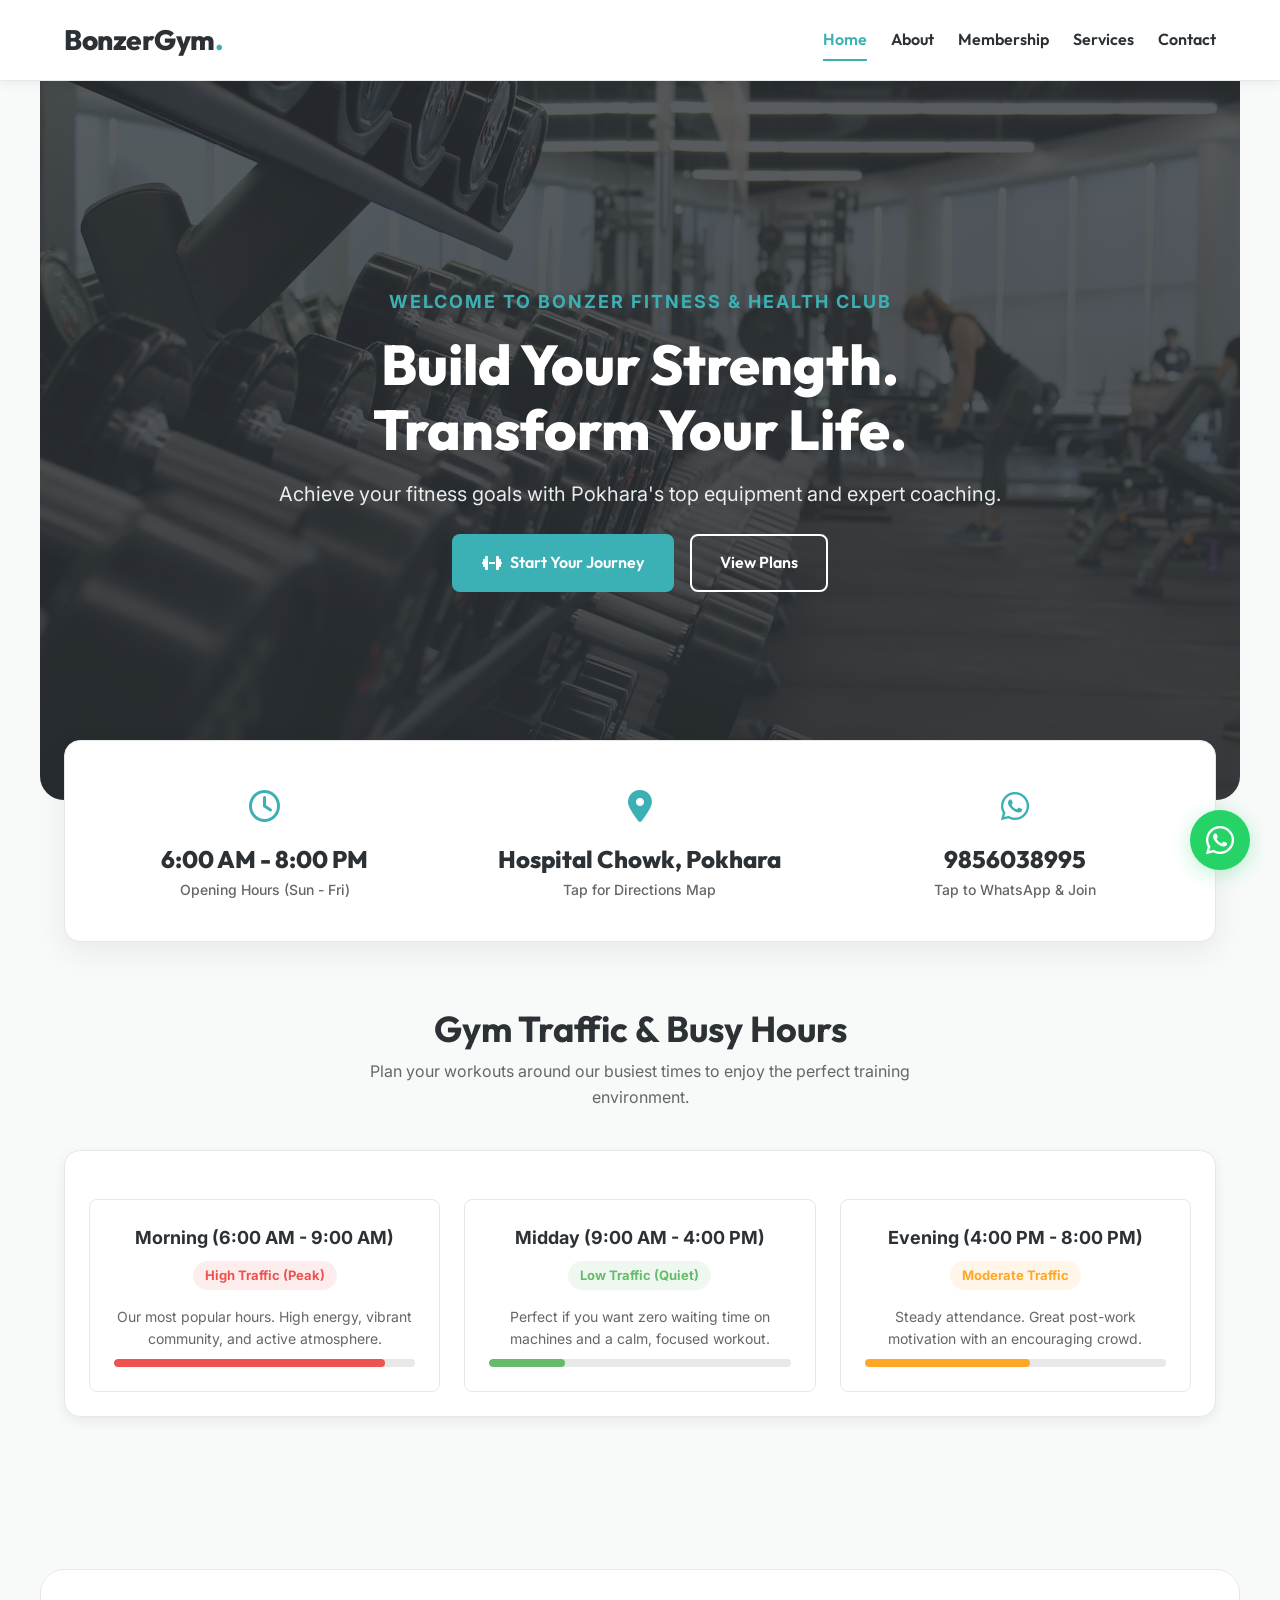
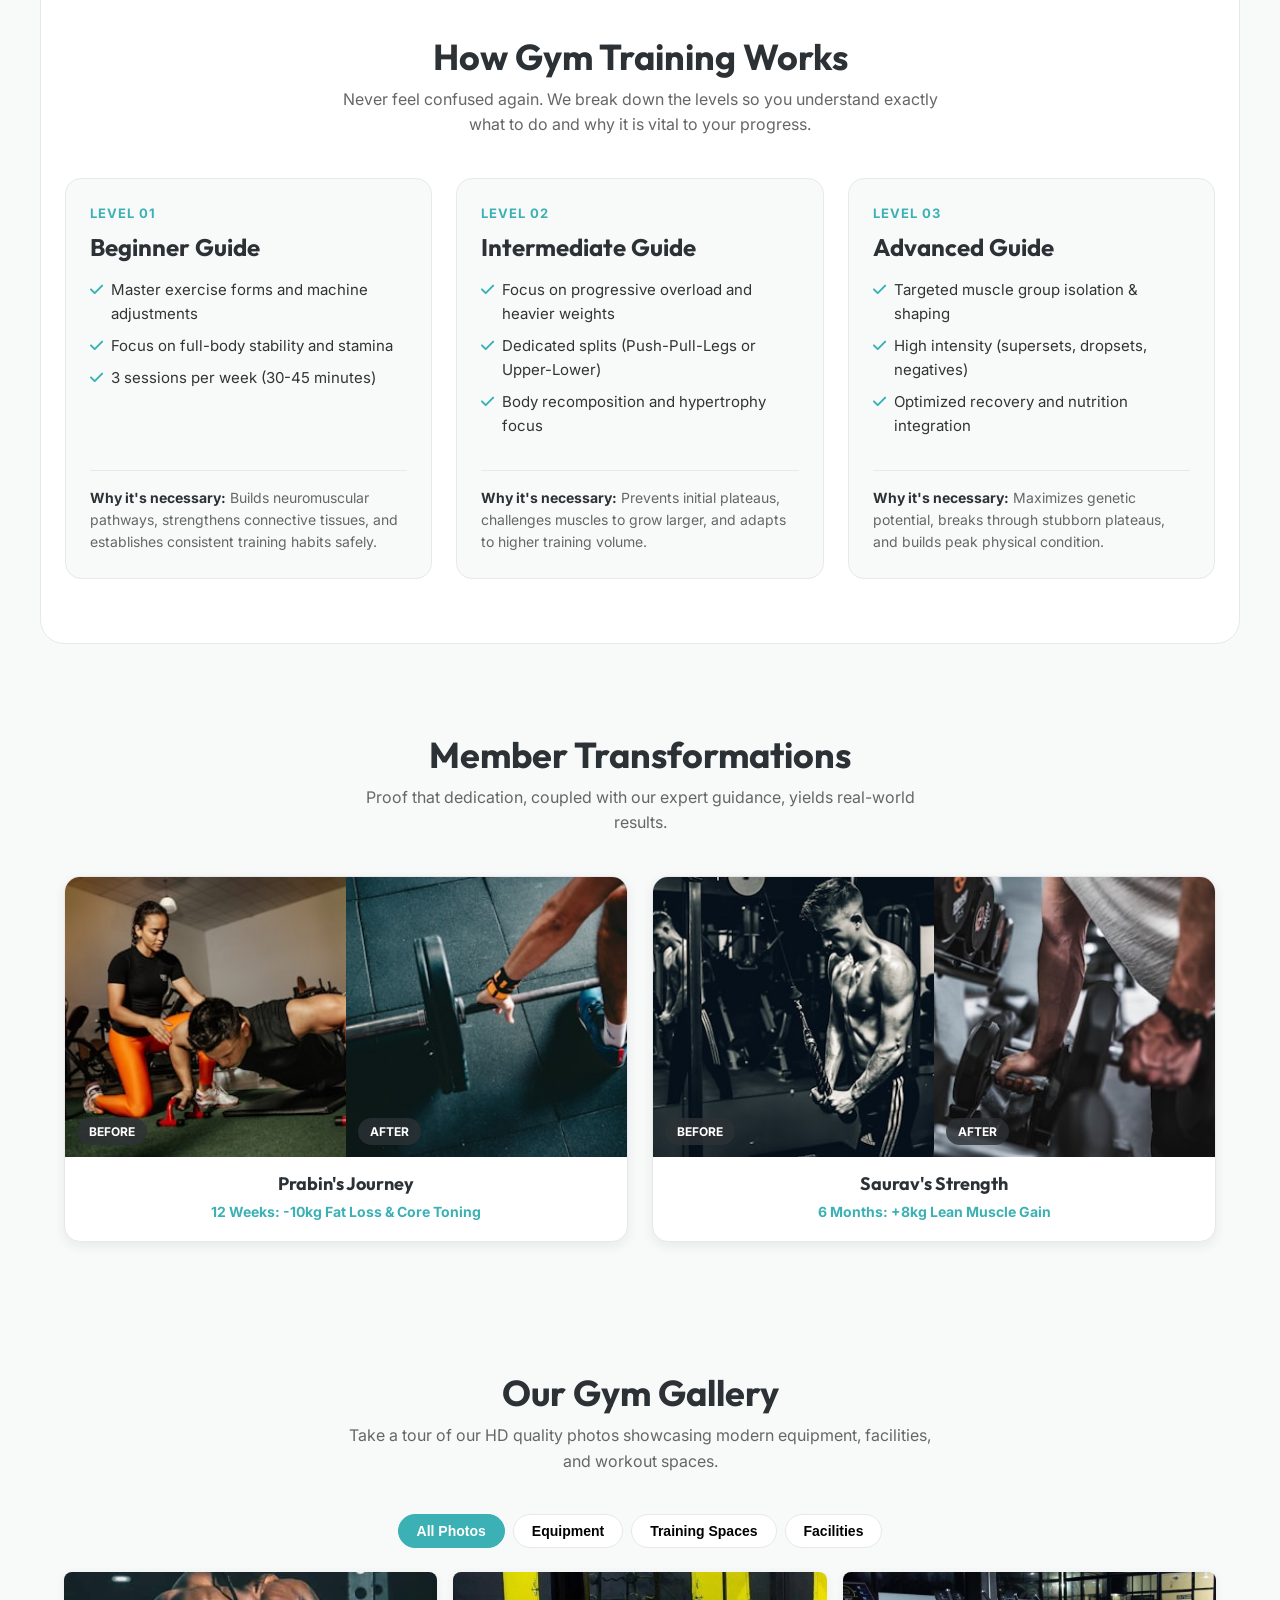
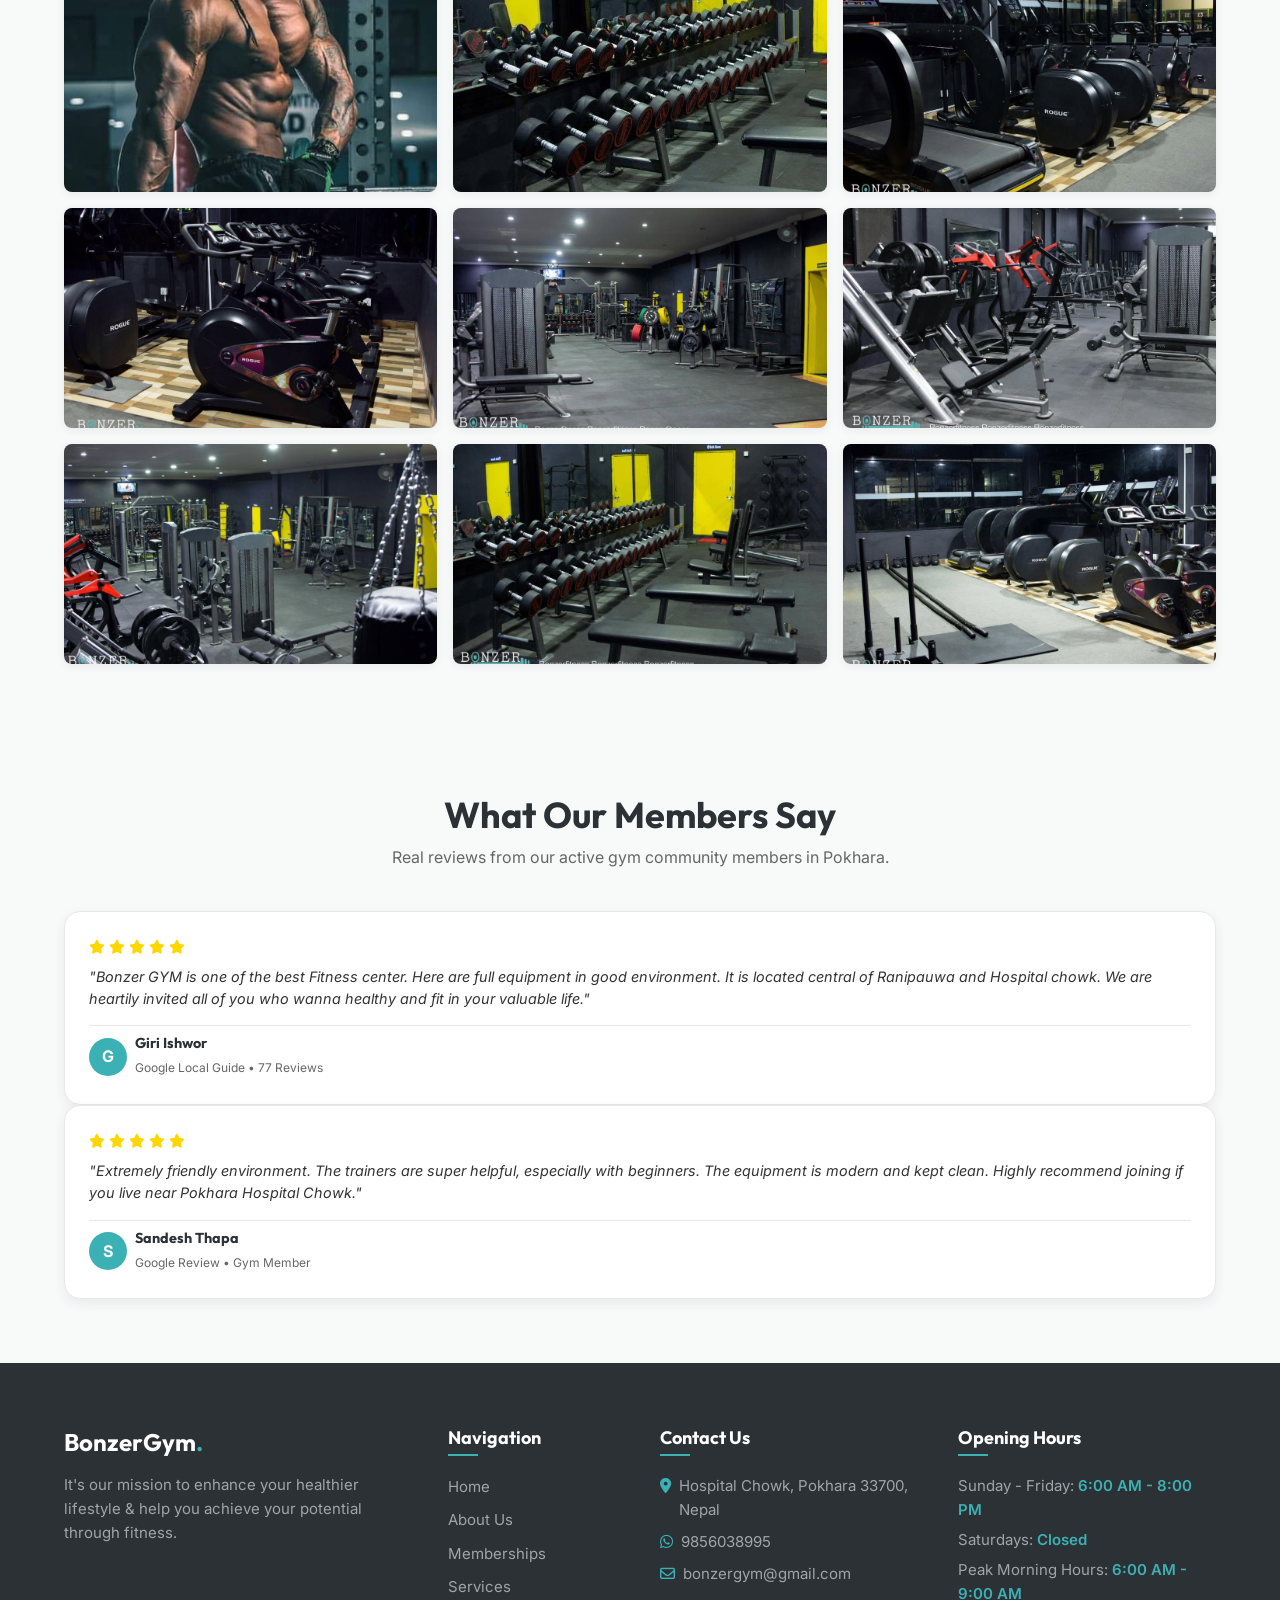
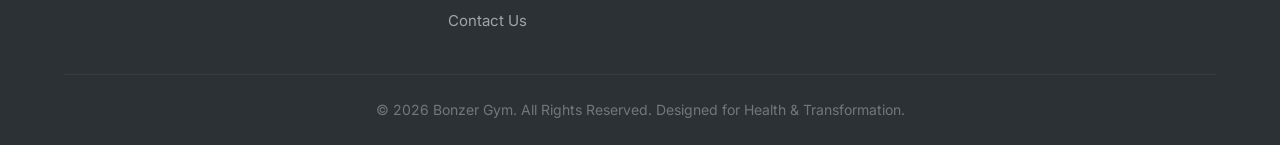
<file: index.html>
<!DOCTYPE html>
<html lang="en">
<head>
  <meta charset="UTF-8">
  <meta name="viewport" content="width=device-width, initial-scale=1.0">
  
  <title>Bonzer Fitness & Health Club | Best Gym in Pokhara, Nepal</title>
  
  <meta name="title" content="Bonzer Fitness & Health Club | Best Gym in Pokhara, Nepal">
  <meta name="description" content="Bonzer Fitness & Health Club is one of the best gyms in Pokhara, Nepal, offering modern gym equipment, personal training, strength training, cardio, weight loss, bodybuilding, fitness classes, and wellness programs.">
  <meta name="keywords" content="Bonzer Fitness, Bonzer Fitness Pokhara, Gym in Pokhara, Best Gym in Pokhara, Fitness Center Pokhara, Gym Near Me, Gym Nepal, Personal Trainer Pokhara, Weight Loss Gym Pokhara, Bodybuilding Pokhara, Strength Training Pokhara, Cardio Gym Pokhara, CrossFit Pokhara, Functional Training Pokhara, Health Club Pokhara, Fitness Club Pokhara, Exercise Gym Pokhara, Workout Pokhara, Muscle Gain Pokhara, Fitness Nepal">
  <meta name="author" content="Bonzer Fitness & Health Club">
  <meta name="robots" content="index, follow">
  <meta name="googlebot" content="index, follow, max-image-preview:large">
  <meta name="language" content="English">
  <meta name="revisit-after" content="7 days">

  <link rel="canonical" href="https://yourdomain.com/">

  <!-- Open Graph -->
  <meta property="og:type" content="website">
  <meta property="og:title" content="Bonzer Fitness & Health Club | Best Gym in Pokhara">
  <meta property="og:description" content="Join Bonzer Fitness & Health Club in Pokhara with modern equipment, certified trainers, personal training, and fitness programs.">
  <meta property="og:url" content="https://yourdomain.com/">
  <meta property="og:site_name" content="Bonzer Fitness & Health Club">
  <meta property="og:image" content="https://yourdomain.com/images/og-image.jpg">

  <!-- Twitter -->
  <meta name="twitter:card" content="summary_large_image">
  <meta name="twitter:title" content="Bonzer Fitness & Health Club | Best Gym in Pokhara">
  <meta name="twitter:description" content="One of the best gyms in Pokhara offering modern fitness equipment, personal trainers, bodybuilding, cardio, and weight loss programs.">
  <meta name="twitter:image" content="https://yourdomain.com/images/og-image.jpg">

  <meta name="theme-color" content="#000000">

  <!-- FontAwesome Icons -->
  <link rel="stylesheet" href="https://cdnjs.cloudflare.com/ajax/libs/font-awesome/6.5.0/css/all.min.css">
  
  <!-- Global Shared CSS -->
  <link rel="stylesheet" href="shared/common.css">
  
  <!-- Home Page Specific CSS -->
  <link rel="stylesheet" href="home/style.css">
</head>
<body>

  <!-- HEADER / NAVBAR -->
  <header class="navbar">
    <div class="navbar-container">
      <a href="index.html" class="logo-link">
        <span class="logo-text">BonzerGym<span class="logo-dot">.</span></span>
      </a>
      
      <!-- Hamburger Menu Button for Mobile -->
      <button class="hamburger" id="hamburgerBtn" aria-label="Toggle Navigation Menu">
        <span></span>
        <span></span>
        <span></span>
      </button>
      
      <!-- Nav Menu Links -->
      <nav class="nav-menu" id="navMenu">
        <a href="index.html" class="nav-link">Home</a>
        <a href="about/index.html" class="nav-link">About</a>
        <a href="membership/index.html" class="nav-link">Membership</a>
        <a href="services/index.html" class="nav-link">Services</a>
        <a href="contact/index.html" class="nav-link">Contact</a>
      </nav>
    </div>
  </header>

  <main>
    <!-- HERO SECTION -->
    <section class="hero-section">
      <div class="hero-content">
        <span class="hero-tagline">Welcome to Bonzer Fitness & Health Club</span>
        <h1 class="hero-title">Build Your Strength.<br>Transform Your Life.</h1>
        <p class="hero-desc">Achieve your fitness goals with Pokhara's top equipment and expert coaching.</p>
        <div class="hero-buttons">
          <a href="https://wa.me/9779856038995?text=Hi%20BonzerGym%2C%20I%20want%20to%20start%20my%20fitness%20journey%21%20Please%20tell%20me%20how%20I%20can%20join." 
             target="_blank" class="btn btn-primary">
            <i class="fas fa-dumbbell"></i> Start Your Journey
          </a>
          <a href="membership/index.html" class="btn btn-outline" style="color: white; border-color: white;">
            View Plans
          </a>
        </div>
      </div>
    </section>

    <!-- STATS OVERLAY BAR -->
    <div class="container">
      <div class="stats-bar">
        <div class="stat-item">
          <div class="stat-icon"><i class="far fa-clock"></i></div>
          <div class="stat-value">6:00 AM - 8:00 PM</div>
          <div class="stat-label">Opening Hours (Sun - Fri)</div>
        </div>
        <div class="stat-item">
          <div class="stat-icon"><i class="fas fa-map-marker-alt"></i></div>
          <div class="stat-value"><a href="https://maps.app.goo.gl/uzr3TzqoPXHASVfp7" target="_blank">Hospital Chowk, Pokhara</a></div>
          <div class="stat-label">Tap for Directions Map</div>
        </div>
        <div class="stat-item">
          <div class="stat-icon"><i class="fab fa-whatsapp"></i></div>
          <div class="stat-value"><a href="https://wa.me/9779856038995?text=Hi%20BonzerGym%2C%20I%20want%20to%20enquire%20about%20joining%20the%20gym%21" target="_blank">9856038995</a></div>
          <div class="stat-label">Tap to WhatsApp & Join</div>
        </div>
      </div>
    </div>

    <!-- PEAK HOURS / GYM TRAFFIC -->
    <section class="traffic-section reveal">
      <div class="section-header">
        <h2>Gym Traffic & Busy Hours</h2>
        <p>Plan your workouts around our busiest times to enjoy the perfect training environment.</p>
      </div>
      
      <div class="traffic-card">
        <div class="traffic-grid">
          <!-- Morning -->
          <div class="traffic-slot">
            <div class="traffic-time">Morning (6:00 AM - 9:00 AM)</div>
            <div class="traffic-indicator high">High Traffic (Peak)</div>
            <p class="traffic-desc">Our most popular hours. High energy, vibrant community, and active atmosphere.</p>
            <div class="traffic-progress-bar">
              <div class="traffic-fill high"></div>
            </div>
          </div>
          
          <!-- Midday -->
          <div class="traffic-slot">
            <div class="traffic-time">Midday (9:00 AM - 4:00 PM)</div>
            <div class="traffic-indicator low">Low Traffic (Quiet)</div>
            <p class="traffic-desc">Perfect if you want zero waiting time on machines and a calm, focused workout.</p>
            <div class="traffic-progress-bar">
              <div class="traffic-fill low"></div>
            </div>
          </div>
          
          <!-- Evening -->
          <div class="traffic-slot">
            <div class="traffic-time">Evening (4:00 PM - 8:00 PM)</div>
            <div class="traffic-indicator medium">Moderate Traffic</div>
            <p class="traffic-desc">Steady attendance. Great post-work motivation with an encouraging crowd.</p>
            <div class="traffic-progress-bar">
              <div class="traffic-fill medium"></div>
            </div>
          </div>
        </div>
      </div>
    </section>

    <!-- BEGINNER / INTERMEDIATE / ADVANCED LEVEL GUIDE -->
    <section class="programs-section reveal">
      <div class="section-header">
        <h2>How Gym Training Works</h2>
        <p>Never feel confused again. We break down the levels so you understand exactly what to do and why it is vital to your progress.</p>
      </div>
      
      <div class="programs-grid">
        <!-- Beginner -->
        <div class="program-card">
          <span class="program-level">Level 01</span>
          <h3 class="program-title">Beginner Guide</h3>
          <ul class="program-list">
            <li><i class="fas fa-check"></i> Master exercise forms and machine adjustments</li>
            <li><i class="fas fa-check"></i> Focus on full-body stability and stamina</li>
            <li><i class="fas fa-check"></i> 3 sessions per week (30-45 minutes)</li>
          </ul>
          <p class="program-why">
            <strong>Why it's necessary:</strong> Builds neuromuscular pathways, strengthens connective tissues, and establishes consistent training habits safely.
          </p>
        </div>

        <!-- Intermediate -->
        <div class="program-card">
          <span class="program-level">Level 02</span>
          <h3 class="program-title">Intermediate Guide</h3>
          <ul class="program-list">
            <li><i class="fas fa-check"></i> Focus on progressive overload and heavier weights</li>
            <li><i class="fas fa-check"></i> Dedicated splits (Push-Pull-Legs or Upper-Lower)</li>
            <li><i class="fas fa-check"></i> Body recomposition and hypertrophy focus</li>
          </ul>
          <p class="program-why">
            <strong>Why it's necessary:</strong> Prevents initial plateaus, challenges muscles to grow larger, and adapts to higher training volume.
          </p>
        </div>

        <!-- Advanced -->
        <div class="program-card">
          <span class="program-level">Level 03</span>
          <h3 class="program-title">Advanced Guide</h3>
          <ul class="program-list">
            <li><i class="fas fa-check"></i> Targeted muscle group isolation & shaping</li>
            <li><i class="fas fa-check"></i> High intensity (supersets, dropsets, negatives)</li>
            <li><i class="fas fa-check"></i> Optimized recovery and nutrition integration</li>
          </ul>
          <p class="program-why">
            <strong>Why it's necessary:</strong> Maximizes genetic potential, breaks through stubborn plateaus, and builds peak physical condition.
          </p>
        </div>
      </div>
    </section>

    <!-- TRANSFORMATIONS GALLERY -->
    <section class="transformations-section reveal">
      <div class="section-header">
        <h2>Member Transformations</h2>
        <p>Proof that dedication, coupled with our expert guidance, yields real-world results.</p>
      </div>

      <div class="transform-grid">
        <!-- Transformation 1 -->
        <div class="transform-card">
          <div class="transform-images">
            <div class="transform-img-wrapper">
              <img src="assets/images/transformation_1_before.jpg" alt="Transformation 1 Before">
              <span class="transform-label">Before</span>
            </div>
            <div class="transform-img-wrapper">
              <img src="assets/images/transformation_1_after.jpg" alt="Transformation 1 After">
              <span class="transform-label">After</span>
            </div>
          </div>
          <div class="transform-info">
            <h3 class="transform-name">Prabin's Journey</h3>
            <span class="transform-stat">12 Weeks: -10kg Fat Loss & Core Toning</span>
          </div>
        </div>

        <!-- Transformation 2 -->
        <div class="transform-card">
          <div class="transform-images">
            <div class="transform-img-wrapper">
              <img src="assets/images/transformation_2_before.jpg" alt="Transformation 2 Before">
              <span class="transform-label">Before</span>
            </div>
            <div class="transform-img-wrapper">
              <img src="assets/images/transformation_2_after.jpg" alt="Transformation 2 After">
              <span class="transform-label">After</span>
            </div>
          </div>
          <div class="transform-info">
            <h3 class="transform-name">Saurav's Strength</h3>
            <span class="transform-stat">6 Months: +8kg Lean Muscle Gain</span>
          </div>
        </div>
      </div>
    </section>

    <!-- LIFE AT BONZER GYM (SMART HD GALLERY WITH CATEGORIES) -->
    <section class="gallery-section reveal">
      <div class="section-header">
        <h2>Our Gym Gallery</h2>
        <p>Take a tour of our HD quality photos showcasing modern equipment, facilities, and workout spaces.</p>
      </div>

      <!-- Filters -->
      <div class="gallery-filter">
        <button class="filter-btn active" data-filter="all">All Photos</button>
        <button class="filter-btn" data-filter="equipment">Equipment</button>
        <button class="filter-btn" data-filter="training">Training Spaces</button>
        <button class="filter-btn" data-filter="facility">Facilities</button>
      </div>

      <!-- Photos Grid (9 Gym HD Images) -->
      <div class="gallery-grid">
        <!-- Photo 1 -->
        <div class="gallery-item" data-category="equipment">
          <img src="assets/images/gallery_1.jpg" alt="Bonzer Gym Equipment Dumbbells">
          <div class="gallery-overlay">
            <span class="gallery-title">Strength Equipment</span>
          </div>
        </div>
        
        <!-- Photo 2 -->
        <div class="gallery-item" data-category="equipment">
          <img src="assets/images/gallery_2.jpg" alt="Bonzer Gym Barbell Training">
          <div class="gallery-overlay">
            <span class="gallery-title">Barbells & Racks</span>
          </div>
        </div>

        <!-- Photo 3 -->
        <div class="gallery-item" data-category="facility">
          <img src="assets/images/gallery_3.jpg" alt="Bonzer Gym Equipment Setup">
          <div class="gallery-overlay">
            <span class="gallery-title">Modern Fitness Machines</span>
          </div>
        </div>

        <!-- Photo 4 -->
        <div class="gallery-item" data-category="facility">
          <img src="assets/images/gallery_4.jpg" alt="Bonzer Gym Workout Space">
          <div class="gallery-overlay">
            <span class="gallery-title">Clean Workout Floor</span>
          </div>
        </div>

        <!-- Photo 5 -->
        <div class="gallery-item" data-category="training">
          <img src="assets/images/gallery_5.jpg" alt="Bonzer Gym Strength Zone">
          <div class="gallery-overlay">
            <span class="gallery-title">Power Lifting Area</span>
          </div>
        </div>

        <!-- Photo 6 -->
        <div class="gallery-item" data-category="training">
          <img src="assets/images/gallery_6.jpg" alt="Bonzer Gym Cardio Facility">
          <div class="gallery-overlay">
            <span class="gallery-title">Functional Space</span>
          </div>
        </div>

        <!-- Photo 7 -->
        <div class="gallery-item" data-category="facility">
          <img src="assets/images/gallery_7.jpg" alt="Bonzer Gym Interior View">
          <div class="gallery-overlay">
            <span class="gallery-title">Gym Interior Layout</span>
          </div>
        </div>

        <!-- Photo 8 -->
        <div class="gallery-item" data-category="training">
          <img src="assets/images/gallery_8.jpg" alt="Bonzer Gym Weight Training Space">
          <div class="gallery-overlay">
            <span class="gallery-title">Free Weights Section</span>
          </div>
        </div>

        <!-- Photo 9 -->
        <div class="gallery-item" data-category="equipment">
          <img src="assets/images/gallery_9.jpg" alt="Bonzer Gym Heavy Plates">
          <div class="gallery-overlay">
            <span class="gallery-title">Training Plates</span>
          </div>
        </div>
      </div>
    </section>

    <!-- FEEDBACK / REVIEWS -->
    <section class="reviews-section reveal">
      <div class="section-header">
        <h2>What Our Members Say</h2>
        <p>Real reviews from our active gym community members in Pokhara.</p>
      </div>

      <div class="reviews-grid">
        <!-- Review 1 -->
        <div class="review-card">
          <div class="review-stars">
            <i class="fas fa-star"></i>
            <i class="fas fa-star"></i>
            <i class="fas fa-star"></i>
            <i class="fas fa-star"></i>
            <i class="fas fa-star"></i>
          </div>
          <p class="review-text">
            "Bonzer GYM is one of the best Fitness center. Here are full equipment in good environment. It is located central of Ranipauwa and Hospital chowk. We are heartily invited all of you who wanna healthy and fit in your valuable life."
          </p>
          <div class="review-author">
            <div class="author-initial">G</div>
            <div class="author-info">
              <h4>Giri Ishwor</h4>
              <span>Google Local Guide • 77 Reviews</span>
            </div>
          </div>
        </div>

        <!-- Review 2 -->
        <div class="review-card">
          <div class="review-stars">
            <i class="fas fa-star"></i>
            <i class="fas fa-star"></i>
            <i class="fas fa-star"></i>
            <i class="fas fa-star"></i>
            <i class="fas fa-star text-muted"></i>
          </div>
          <p class="review-text">
            "Extremely friendly environment. The trainers are super helpful, especially with beginners. The equipment is modern and kept clean. Highly recommend joining if you live near Pokhara Hospital Chowk."
          </p>
          <div class="review-author">
            <div class="author-initial">S</div>
            <div class="author-info">
              <h4>Sandesh Thapa</h4>
              <span>Google Review • Gym Member</span>
            </div>
          </div>
        </div>
      </div>
    </section>
  </main>

  <!-- FOOTER -->
  <footer class="footer">
    <div class="container">
      <div class="footer-grid">
        <!-- Info Column -->
        <div class="footer-info">
          <h3>BonzerGym<span class="logo-dot">.</span></h3>
          <p>It's our mission to enhance your healthier lifestyle & help you achieve your potential through fitness.</p>
        </div>
        
        <!-- Quick Links -->
        <div>
          <h4 class="footer-title">Navigation</h4>
          <ul class="footer-links">
            <li><a href="index.html">Home</a></li>
            <li><a href="about/index.html">About Us</a></li>
            <li><a href="membership/index.html">Memberships</a></li>
            <li><a href="services/index.html">Services</a></li>
            <li><a href="contact/index.html">Contact Us</a></li>
          </ul>
        </div>

        <!-- Contact Column -->
        <div>
          <h4 class="footer-title">Contact Us</h4>
          <div class="footer-contact-item">
            <i class="fas fa-map-marker-alt"></i>
            <span><a href="https://maps.app.goo.gl/uzr3TzqoPXHASVfp7" target="_blank">Hospital Chowk, Pokhara 33700, Nepal</a></span>
          </div>
          <div class="footer-contact-item">
            <i class="fab fa-whatsapp"></i>
            <span><a href="https://wa.me/9779856038995?text=Hi%20BonzerGym%2C%20I%20have%20an%20enquiry%21" target="_blank">9856038995</a></span>
          </div>
          <div class="footer-contact-item">
            <i class="far fa-envelope"></i>
            <span><a href="mailto:bonzergym@gmail.com">bonzergym@gmail.com</a></span>
          </div>
        </div>

        <!-- Hours Column -->
        <div class="footer-hours">
          <h4 class="footer-title">Opening Hours</h4>
          <p>Sunday - Friday: <span>6:00 AM - 8:00 PM</span></p>
          <p>Saturdays: <span>Closed</span></p>
          <p>Peak Morning Hours: <span>6:00 AM - 9:00 AM</span></p>
        </div>
      </div>
      
      <!-- Footer Bottom -->
      <div class="footer-bottom">
        <p>&copy; 2026 Bonzer Gym. All Rights Reserved. Designed for Health & Transformation.</p>
      </div>
    </div>
  </footer>

  <!-- FLOATING WHATSAPP BUTTON -->
  <a href="https://wa.me/9779856038995?text=Hi%20BonzerGym%2C%20I%20have%20a%20question%20about%20the%20gym%20schedules%21" 
     class="floating-whatsapp" 
     target="_blank" 
     aria-label="Contact Bonzer Gym on WhatsApp">
    <i class="fab fa-whatsapp"></i>
  </a>

  <!-- Global Shared JS -->
  <script src="shared/common.js"></script>
  
  <!-- Home Page Specific JS -->
  <script src="home/script.js"></script>
</body>
</html>
</file>
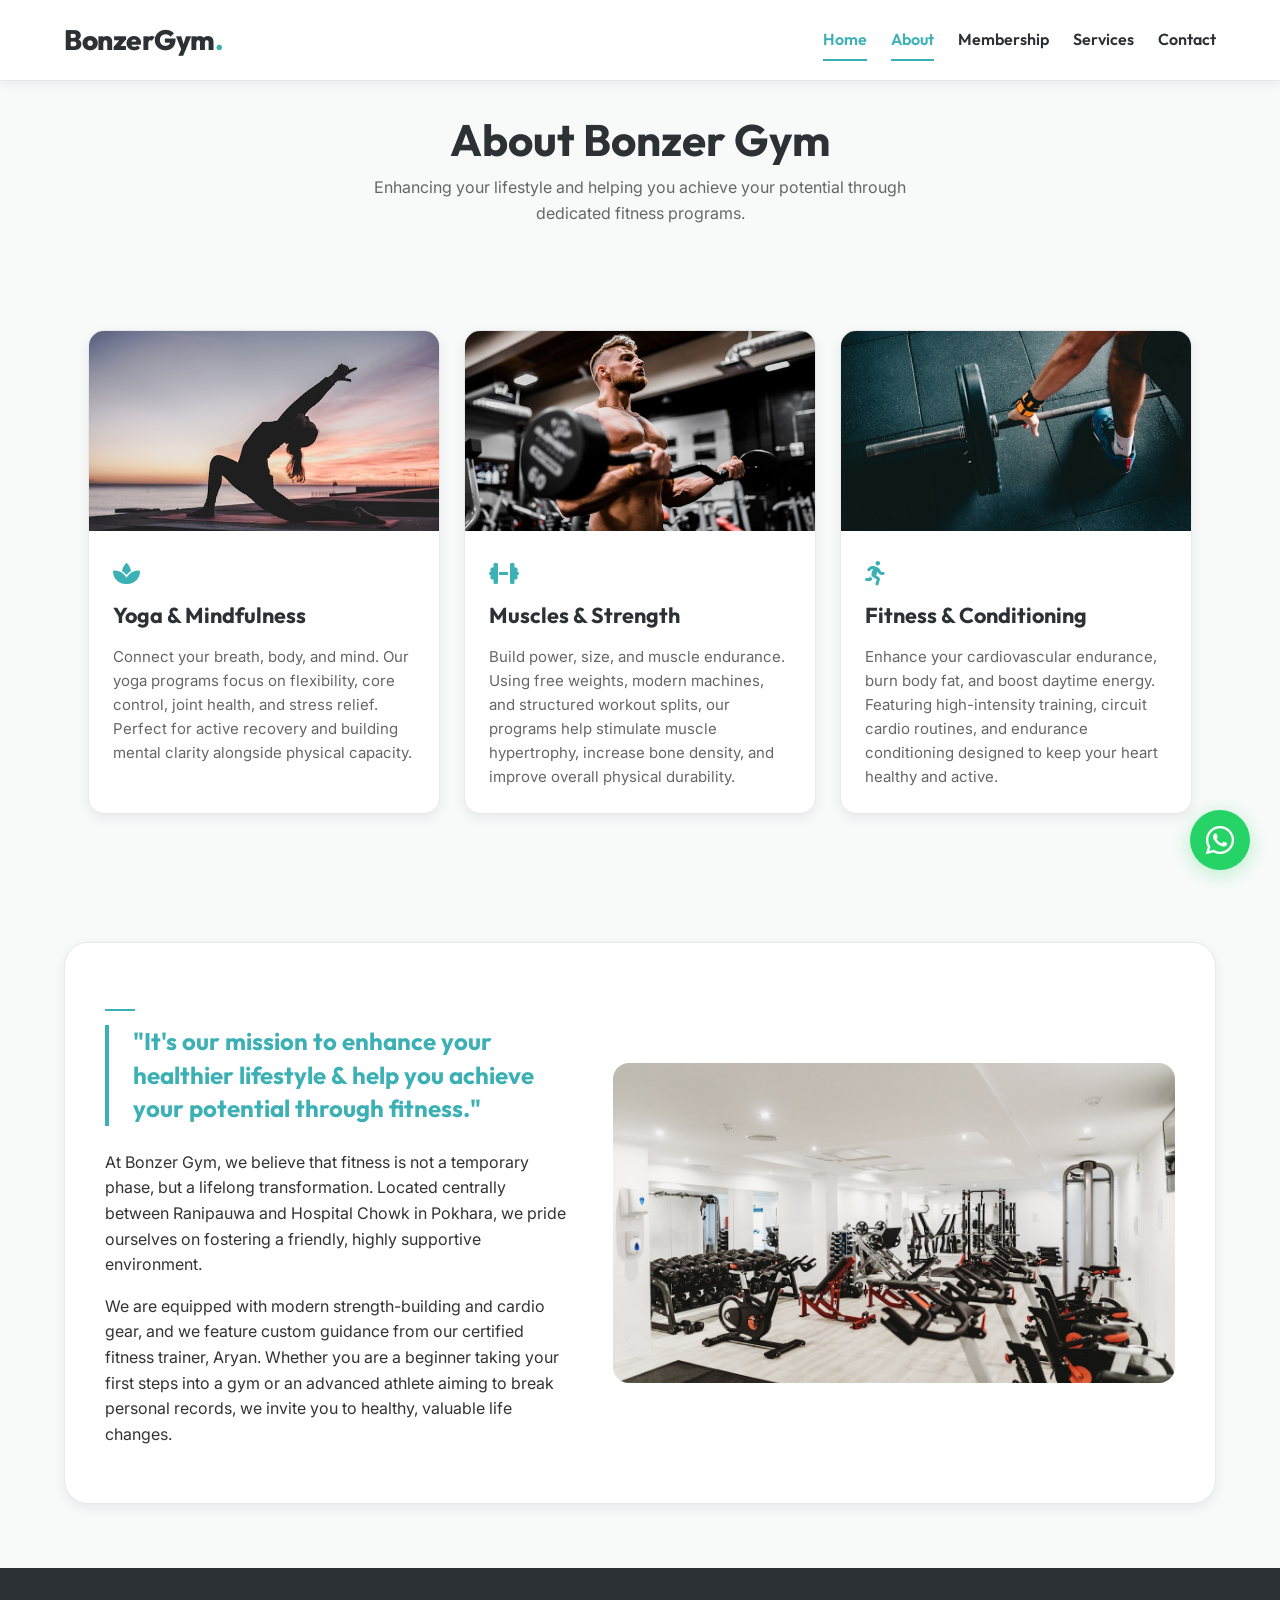
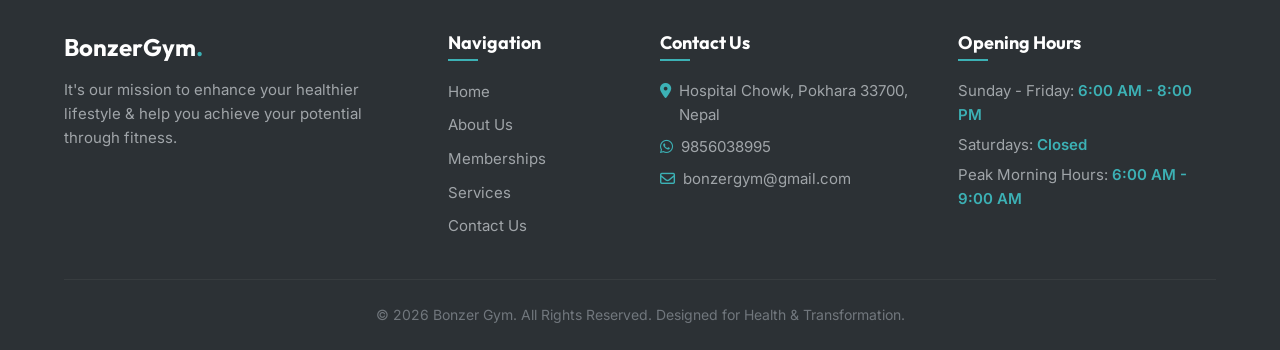
<file: about/index.html>
<!DOCTYPE html>
<html lang="en">
<head>
  <meta charset="UTF-8">
  <meta name="viewport" content="width=device-width, initial-scale=1.0">
  
  <title>About Us | Bonzer Fitness & Health Club | Best Gym in Pokhara</title>
  
  <meta name="title" content="About Us | Bonzer Fitness & Health Club | Best Gym in Pokhara">
  <meta name="description" content="Discover the mission of Bonzer Gym. Read about our training pillars: Yoga, Muscle Strength, and Fitness, and learn why we are Pokhara's top fitness community.">
  <meta name="keywords" content="Bonzer Fitness, Bonzer Fitness Pokhara, Gym in Pokhara, Best Gym in Pokhara, Fitness Center Pokhara, Gym Near Me, Gym Nepal, Personal Trainer Pokhara, Weight Loss Gym Pokhara, Bodybuilding Pokhara, Strength Training Pokhara, Cardio Gym Pokhara, CrossFit Pokhara, Functional Training Pokhara, Health Club Pokhara, Fitness Club Pokhara, Exercise Gym Pokhara, Workout Pokhara, Muscle Gain Pokhara, Fitness Nepal">
  <meta name="author" content="Bonzer Fitness & Health Club">
  <meta name="robots" content="index, follow">
  <meta name="googlebot" content="index, follow, max-image-preview:large">
  <meta name="language" content="English">
  <meta name="revisit-after" content="7 days">

  <link rel="canonical" href="https://yourdomain.com/about/index.html">

  <!-- Open Graph -->
  <meta property="og:type" content="website">
  <meta property="og:title" content="About Us | Bonzer Fitness & Health Club">
  <meta property="og:description" content="Join Bonzer Fitness & Health Club in Pokhara with modern equipment, certified trainers, personal training, and fitness programs.">
  <meta property="og:url" content="https://yourdomain.com/about/index.html">
  <meta property="og:site_name" content="Bonzer Fitness & Health Club">
  <meta property="og:image" content="https://yourdomain.com/images/og-image.jpg">

  <!-- Twitter -->
  <meta name="twitter:card" content="summary_large_image">
  <meta name="twitter:title" content="About Us | Bonzer Fitness & Health Club">
  <meta name="twitter:description" content="One of the best gyms in Pokhara offering modern fitness equipment, personal trainers, bodybuilding, cardio, and weight loss programs.">
  <meta name="twitter:image" content="https://yourdomain.com/images/og-image.jpg">

  <meta name="theme-color" content="#000000">

  <!-- FontAwesome Icons -->
  <link rel="stylesheet" href="https://cdnjs.cloudflare.com/ajax/libs/font-awesome/6.5.0/css/all.min.css">
  
  <!-- Global Shared CSS -->
  <link rel="stylesheet" href="../shared/common.css">
  
  <!-- About Page Specific CSS -->
  <link rel="stylesheet" href="style.css">
</head>
<body>

  <!-- HEADER / NAVBAR -->
  <header class="navbar">
    <div class="navbar-container">
      <a href="../index.html" class="logo-link">
        <span class="logo-text">BonzerGym<span class="logo-dot">.</span></span>
      </a>
      
      <!-- Hamburger Menu Button for Mobile -->
      <button class="hamburger" id="hamburgerBtn" aria-label="Toggle Navigation Menu">
        <span></span>
        <span></span>
        <span></span>
      </button>
      
      <!-- Nav Menu Links -->
      <nav class="nav-menu" id="navMenu">
        <a href="../index.html" class="nav-link">Home</a>
        <a href="index.html" class="nav-link">About</a>
        <a href="../membership/index.html" class="nav-link">Membership</a>
        <a href="../services/index.html" class="nav-link">Services</a>
        <a href="../contact/index.html" class="nav-link">Contact</a>
      </nav>
    </div>
  </header>

  <main class="container">
    <!-- PAGE HEADER -->
    <div class="about-header reveal">
      <h1>About Bonzer Gym</h1>
      <p>Enhancing your lifestyle and helping you achieve your potential through dedicated fitness programs.</p>
    </div>

    <!-- PILLARS SECTION (YOGA, MUSCLES, FITNESS) -->
    <section class="pillars-section reveal">
      <div class="pillars-grid">
        <!-- Yoga (Left) -->
        <div class="pillar-card">
          <div class="pillar-img-wrapper">
            <img src="../assets/images/yoga.jpg" alt="Yoga Session">
          </div>
          <div class="pillar-content">
            <div class="pillar-icon"><i class="fas fa-spa"></i></div>
            <h3 class="pillar-title">Yoga & Mindfulness</h3>
            <p class="pillar-desc">
              Connect your breath, body, and mind. Our yoga programs focus on flexibility, core control, joint health, and stress relief. Perfect for active recovery and building mental clarity alongside physical capacity.
            </p>
          </div>
        </div>

        <!-- Muscles (Middle) -->
        <div class="pillar-card">
          <div class="pillar-img-wrapper">
            <img src="../assets/images/muscles.jpg" alt="Muscle Training">
          </div>
          <div class="pillar-content">
            <div class="pillar-icon"><i class="fas fa-dumbbell"></i></div>
            <h3 class="pillar-title">Muscles & Strength</h3>
            <p class="pillar-desc">
              Build power, size, and muscle endurance. Using free weights, modern machines, and structured workout splits, our programs help stimulate muscle hypertrophy, increase bone density, and improve overall physical durability.
            </p>
          </div>
        </div>

        <!-- Fitness (Right) -->
        <div class="pillar-card">
          <div class="pillar-img-wrapper">
            <img src="../assets/images/fitness.jpg" alt="Cardio and Fitness">
          </div>
          <div class="pillar-content">
            <div class="pillar-icon"><i class="fas fa-running"></i></div>
            <h3 class="pillar-title">Fitness & Conditioning</h3>
            <p class="pillar-desc">
              Enhance your cardiovascular endurance, burn body fat, and boost daytime energy. Featuring high-intensity training, circuit cardio routines, and endurance conditioning designed to keep your heart healthy and active.
            </p>
          </div>
        </div>
      </div>
    </section>

    <!-- MISSION / WHY CHOOSE BONZER GYM -->
    <section class="mission-section reveal">
      <div class="mission-grid">
        <div class="mission-text">
          <h2 class="footer-title" style="margin-bottom: 20px;">Why Choose BonzerGym?</h2>
          <div class="mission-statement">
            "It's our mission to enhance your healthier lifestyle & help you achieve your potential through fitness."
          </div>
          <p>
            At Bonzer Gym, we believe that fitness is not a temporary phase, but a lifelong transformation. Located centrally between Ranipauwa and Hospital Chowk in Pokhara, we pride ourselves on fostering a friendly, highly supportive environment.
          </p>
          <p>
            We are equipped with modern strength-building and cardio gear, and we feature custom guidance from our certified fitness trainer, Aryan. Whether you are a beginner taking your first steps into a gym or an advanced athlete aiming to break personal records, we invite you to healthy, valuable life changes.
          </p>
        </div>
        <div class="mission-image">
          <img src="../assets/images/gym_interior.jpg" alt="Bonzer Gym Interior">
        </div>
      </div>
    </section>
  </main>

  <!-- FOOTER -->
  <footer class="footer">
    <div class="container">
      <div class="footer-grid">
        <!-- Info Column -->
        <div class="footer-info">
          <h3>BonzerGym<span class="logo-dot">.</span></h3>
          <p>It's our mission to enhance your healthier lifestyle & help you achieve your potential through fitness.</p>
        </div>
        
        <!-- Quick Links -->
        <div>
          <h4 class="footer-title">Navigation</h4>
          <ul class="footer-links">
            <li><a href="../index.html">Home</a></li>
            <li><a href="index.html">About Us</a></li>
            <li><a href="../membership/index.html">Memberships</a></li>
            <li><a href="../services/index.html">Services</a></li>
            <li><a href="../contact/index.html">Contact Us</a></li>
          </ul>
        </div>

        <!-- Contact Column -->
        <div>
          <h4 class="footer-title">Contact Us</h4>
          <div class="footer-contact-item">
            <i class="fas fa-map-marker-alt"></i>
            <span><a href="https://maps.app.goo.gl/uzr3TzqoPXHASVfp7" target="_blank">Hospital Chowk, Pokhara 33700, Nepal</a></span>
          </div>
          <div class="footer-contact-item">
            <i class="fab fa-whatsapp"></i>
            <span><a href="https://wa.me/9779856038995?text=Hi%20BonzerGym%2C%20I%20have%20an%20enquiry%21" target="_blank">9856038995</a></span>
          </div>
          <div class="footer-contact-item">
            <i class="far fa-envelope"></i>
            <span><a href="mailto:bonzergym@gmail.com">bonzergym@gmail.com</a></span>
          </div>
        </div>

        <!-- Hours Column -->
        <div class="footer-hours">
          <h4 class="footer-title">Opening Hours</h4>
          <p>Sunday - Friday: <span>6:00 AM - 8:00 PM</span></p>
          <p>Saturdays: <span>Closed</span></p>
          <p>Peak Morning Hours: <span>6:00 AM - 9:00 AM</span></p>
        </div>
      </div>
      
      <!-- Footer Bottom -->
      <div class="footer-bottom">
        <p>&copy; 2026 Bonzer Gym. All Rights Reserved. Designed for Health & Transformation.</p>
      </div>
    </div>
  </footer>

  <!-- FLOATING WHATSAPP BUTTON -->
  <a href="https://wa.me/9779856038995?text=Hi%20BonzerGym%2C%20I%20have%20a%20question%20about%20the%20gym%20schedules%21" 
     class="floating-whatsapp" 
     target="_blank" 
     aria-label="Contact Bonzer Gym on WhatsApp">
    <i class="fab fa-whatsapp"></i>
  </a>

  <!-- Global Shared JS -->
  <script src="../shared/common.js"></script>
  
  <!-- About Page Specific JS -->
  <script src="script.js"></script>
</body>
</html>
</file>
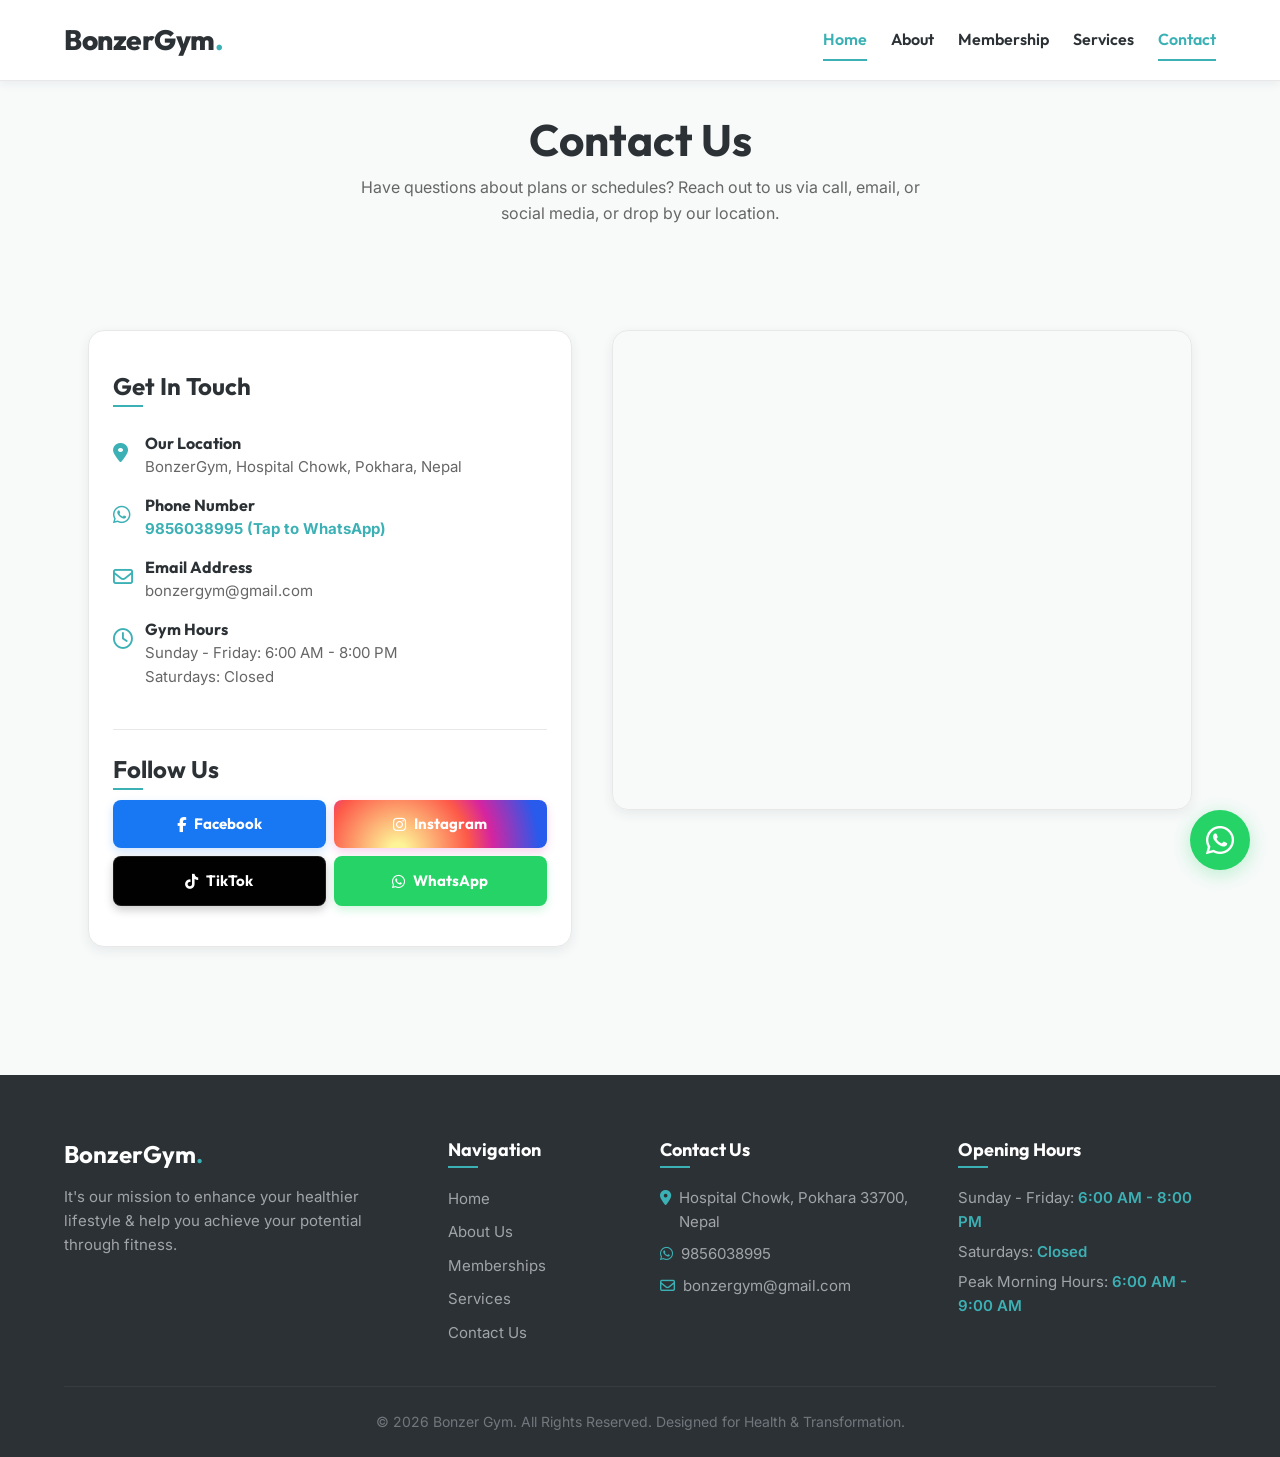
<file: contact/index.html>
<!DOCTYPE html>
<html lang="en">
<head>
  <meta charset="UTF-8">
  <meta name="viewport" content="width=device-width, initial-scale=1.0">
  
  <title>Contact Us | Bonzer Fitness & Health Club | Best Gym in Pokhara</title>
  
  <meta name="title" content="Contact Us | Bonzer Fitness & Health Club | Best Gym in Pokhara">
  <meta name="description" content="Get in touch with Bonzer Gym in Pokhara. Find our map location at Hospital Chowk, call us directly at 9856038995, and follow our Facebook, Instagram, and TikTok.">
  <meta name="keywords" content="Bonzer Fitness, Bonzer Fitness Pokhara, Gym in Pokhara, Best Gym in Pokhara, Fitness Center Pokhara, Gym Near Me, Gym Nepal, Personal Trainer Pokhara, Weight Loss Gym Pokhara, Bodybuilding Pokhara, Strength Training Pokhara, Cardio Gym Pokhara, CrossFit Pokhara, Functional Training Pokhara, Health Club Pokhara, Fitness Club Pokhara, Exercise Gym Pokhara, Workout Pokhara, Muscle Gain Pokhara, Fitness Nepal">
  <meta name="author" content="Bonzer Fitness & Health Club">
  <meta name="robots" content="index, follow">
  <meta name="googlebot" content="index, follow, max-image-preview:large">
  <meta name="language" content="English">
  <meta name="revisit-after" content="7 days">

  <link rel="canonical" href="https://yourdomain.com/contact/index.html">

  <!-- Open Graph -->
  <meta property="og:type" content="website">
  <meta property="og:title" content="Contact Us | Bonzer Fitness & Health Club">
  <meta property="og:description" content="Join Bonzer Fitness & Health Club in Pokhara with modern equipment, certified trainers, personal training, and fitness programs.">
  <meta property="og:url" content="https://yourdomain.com/contact/index.html">
  <meta property="og:site_name" content="Bonzer Fitness & Health Club">
  <meta property="og:image" content="https://yourdomain.com/images/og-image.jpg">

  <!-- Twitter -->
  <meta name="twitter:card" content="summary_large_image">
  <meta name="twitter:title" content="Contact Us | Bonzer Fitness & Health Club">
  <meta name="twitter:description" content="One of the best gyms in Pokhara offering modern fitness equipment, personal trainers, bodybuilding, cardio, and weight loss programs.">
  <meta name="twitter:image" content="https://yourdomain.com/images/og-image.jpg">

  <meta name="theme-color" content="#000000">

  <!-- FontAwesome Icons -->
  <link rel="stylesheet" href="https://cdnjs.cloudflare.com/ajax/libs/font-awesome/6.5.0/css/all.min.css">
  
  <!-- Global Shared CSS -->
  <link rel="stylesheet" href="../shared/common.css">
  
  <!-- Contact Page Specific CSS -->
  <link rel="stylesheet" href="style.css">
</head>
<body>

  <!-- HEADER / NAVBAR -->
  <header class="navbar">
    <div class="navbar-container">
      <a href="../index.html" class="logo-link">
        <span class="logo-text">BonzerGym<span class="logo-dot">.</span></span>
      </a>
      
      <!-- Hamburger Menu Button for Mobile -->
      <button class="hamburger" id="hamburgerBtn" aria-label="Toggle Navigation Menu">
        <span></span>
        <span></span>
        <span></span>
      </button>
      
      <!-- Nav Menu Links -->
      <nav class="nav-menu" id="navMenu">
        <a href="../index.html" class="nav-link">Home</a>
        <a href="../about/index.html" class="nav-link">About</a>
        <a href="../membership/index.html" class="nav-link">Membership</a>
        <a href="../services/index.html" class="nav-link">Services</a>
        <a href="index.html" class="nav-link">Contact</a>
      </nav>
    </div>
  </header>

  <main class="container">
    <!-- PAGE HEADER -->
    <div class="contact-header reveal">
      <h1>Contact Us</h1>
      <p>Have questions about plans or schedules? Reach out to us via call, email, or social media, or drop by our location.</p>
    </div>

    <!-- CONTACT DUAL COLUMN GRID -->
    <section class="contact-section reveal">
      <div class="contact-grid">
        
        <!-- Left Column: Contact details and Social links -->
        <div class="contact-card">
          <div>
            <h3 class="contact-title">Get In Touch</h3>
          </div>
          
          <div class="info-list">
            <!-- Location -->
            <div class="info-item">
              <div class="info-icon"><i class="fas fa-map-marker-alt"></i></div>
              <div class="info-text">
                <h4>Our Location</h4>
                <p><a href="https://maps.app.goo.gl/uzr3TzqoPXHASVfp7" target="_blank">BonzerGym, Hospital Chowk, Pokhara, Nepal</a></p>
              </div>
            </div>

            <!-- Phone -->
            <div class="info-item">
              <div class="info-icon"><i class="fab fa-whatsapp"></i></div>
              <div class="info-text">
                <h4>Phone Number</h4>
                <p><a href="https://wa.me/9779856038995?text=Hi%20BonzerGym%2C%20I%20have%20an%20enquiry%21" target="_blank" style="font-weight: 700; color: var(--color-primary);">9856038995 (Tap to WhatsApp)</a></p>
              </div>
            </div>

            <!-- Email -->
            <div class="info-item">
              <div class="info-icon"><i class="far fa-envelope"></i></div>
              <div class="info-text">
                <h4>Email Address</h4>
                <p><a href="mailto:bonzergym@gmail.com">bonzergym@gmail.com</a></p>
              </div>
            </div>

            <!-- Opening hours -->
            <div class="info-item">
              <div class="info-icon"><i class="far fa-clock"></i></div>
              <div class="info-text">
                <h4>Gym Hours</h4>
                <p>Sunday - Friday: 6:00 AM - 8:00 PM</p>
                <p>Saturdays: Closed</p>
              </div>
            </div>
          </div>

          <!-- Social media follow us -->
          <div class="socials-box">
            <h3 class="contact-title">Follow Us</h3>
            <div class="socials-grid">
              <!-- Facebook -->
              <a href="https://www.facebook.com/share/1D8ogzL4V1/?mibextid=wwXIfr" 
                 target="_blank" class="social-btn btn-facebook">
                <i class="fab fa-facebook-f"></i> Facebook
              </a>
              
              <!-- Instagram -->
              <a href="https://www.instagram.com/bonzergym?igsh=MTMyZ3FvMGpkcXVkZw==" 
                 target="_blank" class="social-btn btn-instagram">
                <i class="fab fa-instagram"></i> Instagram
              </a>

              <!-- TikTok -->
              <a href="https://www.tiktok.com/@bonzergym?_r=1&_t=ZS-97Rnt7J2LHL" 
                 target="_blank" class="social-btn btn-tiktok">
                <i class="fab fa-tiktok"></i> TikTok
              </a>

              <!-- WhatsApp -->
              <a href="https://wa.me/9779856038995?text=Hi%20BonzerGym%2C%20I%20have%20an%20enquiry%21" 
                 target="_blank" class="social-btn btn-whatsapp-brand">
                <i class="fab fa-whatsapp"></i> WhatsApp
              </a>
            </div>
          </div>
        </div>

        <!-- Right Column: Map integration -->
        <div class="map-card">
          <iframe
            src="https://www.google.com/maps?q=BonzerGym%20Hospital%20Chowk%20Pokhara&output=embed"
            allowfullscreen=""
            loading="lazy"
            title="Google Map showing BonzerGym location at Hospital Chowk, Pokhara">
          </iframe>
        </div>

      </div>
    </section>
  </main>

  <!-- FOOTER -->
  <footer class="footer">
    <div class="container">
      <div class="footer-grid">
        <!-- Info Column -->
        <div class="footer-info">
          <h3>BonzerGym<span class="logo-dot">.</span></h3>
          <p>It's our mission to enhance your healthier lifestyle & help you achieve your potential through fitness.</p>
        </div>
        
        <!-- Quick Links -->
        <div>
          <h4 class="footer-title">Navigation</h4>
          <ul class="footer-links">
            <li><a href="../index.html">Home</a></li>
            <li><a href="../about/index.html">About Us</a></li>
            <li><a href="../membership/index.html">Memberships</a></li>
            <li><a href="../services/index.html">Services</a></li>
            <li><a href="index.html">Contact Us</a></li>
          </ul>
        </div>

        <!-- Contact Column -->
        <div>
          <h4 class="footer-title">Contact Us</h4>
          <div class="footer-contact-item">
            <i class="fas fa-map-marker-alt"></i>
            <span><a href="https://maps.app.goo.gl/uzr3TzqoPXHASVfp7" target="_blank">Hospital Chowk, Pokhara 33700, Nepal</a></span>
          </div>
          <div class="footer-contact-item">
            <i class="fab fa-whatsapp"></i>
            <span><a href="https://wa.me/9779856038995?text=Hi%20BonzerGym%2C%20I%20have%20an%20enquiry%21" target="_blank">9856038995</a></span>
          </div>
          <div class="footer-contact-item">
            <i class="far fa-envelope"></i>
            <span><a href="mailto:bonzergym@gmail.com">bonzergym@gmail.com</a></span>
          </div>
        </div>

        <!-- Hours Column -->
        <div class="footer-hours">
          <h4 class="footer-title">Opening Hours</h4>
          <p>Sunday - Friday: <span>6:00 AM - 8:00 PM</span></p>
          <p>Saturdays: <span>Closed</span></p>
          <p>Peak Morning Hours: <span>6:00 AM - 9:00 AM</span></p>
        </div>
      </div>
      
      <!-- Footer Bottom -->
      <div class="footer-bottom">
        <p>&copy; 2026 Bonzer Gym. All Rights Reserved. Designed for Health & Transformation.</p>
      </div>
    </div>
  </footer>

  <!-- FLOATING WHATSAPP BUTTON -->
  <a href="https://wa.me/9779856038995?text=Hi%20BonzerGym%2C%20I%20have%20a%20question%20about%20the%20gym%20schedules%21" 
     class="floating-whatsapp" 
     target="_blank" 
     aria-label="Contact Bonzer Gym on WhatsApp">
    <i class="fab fa-whatsapp"></i>
  </a>

  <!-- Global Shared JS -->
  <script src="../shared/common.js"></script>
  
  <!-- Contact Page Specific JS -->
  <script src="script.js"></script>
</body>
</html>
</file>
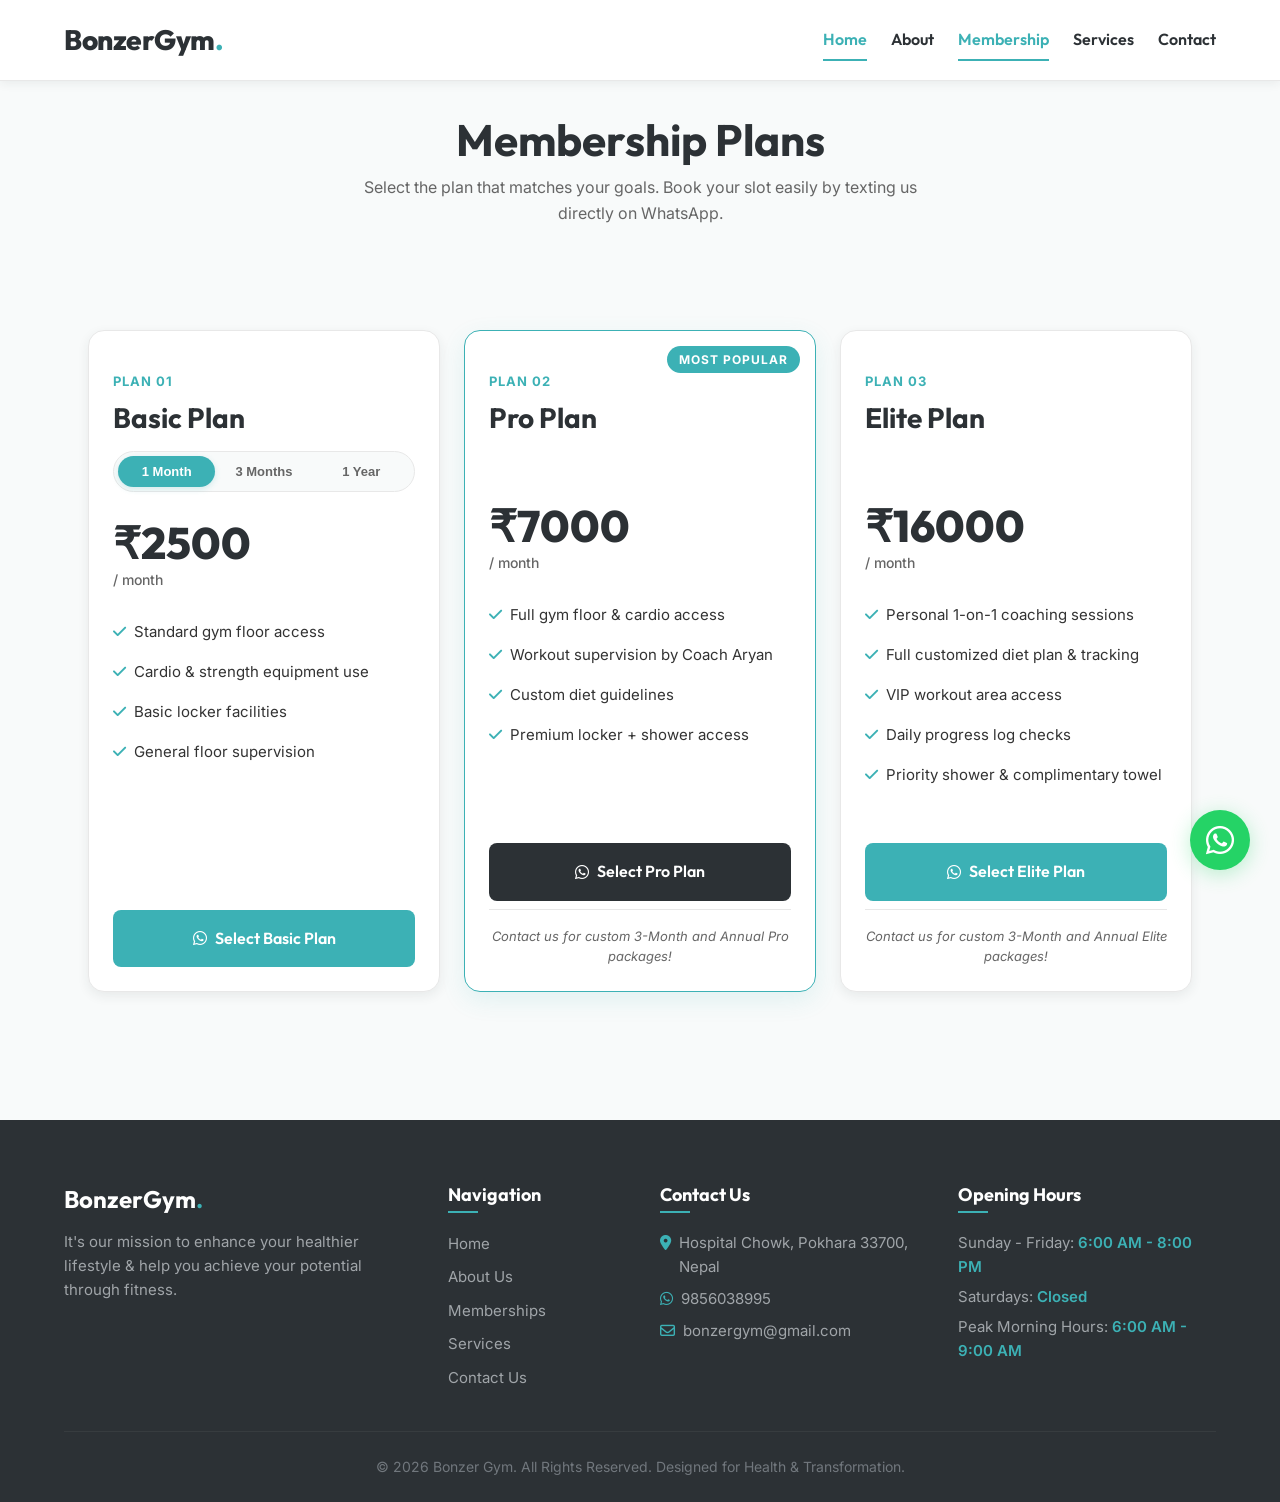
<file: membership/index.html>
<!DOCTYPE html>
<html lang="en">
<head>
  <meta charset="UTF-8">
  <meta name="viewport" content="width=device-width, initial-scale=1.0">
  
  <title>Membership Plans | Bonzer Fitness & Health Club | Best Gym in Pokhara</title>
  
  <meta name="title" content="Membership Plans | Bonzer Fitness & Health Club | Best Gym in Pokhara">
  <meta name="description" content="Explore flexible membership packages at Bonzer Gym. From our affordable Basic Plan to our premium Pro and Elite personal training plans. Select and book via WhatsApp.">
  <meta name="keywords" content="Bonzer Fitness, Bonzer Fitness Pokhara, Gym in Pokhara, Best Gym in Pokhara, Fitness Center Pokhara, Gym Near Me, Gym Nepal, Personal Trainer Pokhara, Weight Loss Gym Pokhara, Bodybuilding Pokhara, Strength Training Pokhara, Cardio Gym Pokhara, CrossFit Pokhara, Functional Training Pokhara, Health Club Pokhara, Fitness Club Pokhara, Exercise Gym Pokhara, Workout Pokhara, Muscle Gain Pokhara, Fitness Nepal">
  <meta name="author" content="Bonzer Fitness & Health Club">
  <meta name="robots" content="index, follow">
  <meta name="googlebot" content="index, follow, max-image-preview:large">
  <meta name="language" content="English">
  <meta name="revisit-after" content="7 days">

  <link rel="canonical" href="https://yourdomain.com/membership/index.html">

  <!-- Open Graph -->
  <meta property="og:type" content="website">
  <meta property="og:title" content="Membership Plans | Bonzer Fitness & Health Club">
  <meta property="og:description" content="Join Bonzer Fitness & Health Club in Pokhara with modern equipment, certified trainers, personal training, and fitness programs.">
  <meta property="og:url" content="https://yourdomain.com/membership/index.html">
  <meta property="og:site_name" content="Bonzer Fitness & Health Club">
  <meta property="og:image" content="https://yourdomain.com/images/og-image.jpg">

  <!-- Twitter -->
  <meta name="twitter:card" content="summary_large_image">
  <meta name="twitter:title" content="Membership Plans | Bonzer Fitness & Health Club">
  <meta name="twitter:description" content="One of the best gyms in Pokhara offering modern fitness equipment, personal trainers, bodybuilding, cardio, and weight loss programs.">
  <meta name="twitter:image" content="https://yourdomain.com/images/og-image.jpg">

  <meta name="theme-color" content="#000000">

  <!-- FontAwesome Icons -->
  <link rel="stylesheet" href="https://cdnjs.cloudflare.com/ajax/libs/font-awesome/6.5.0/css/all.min.css">
  
  <!-- Global Shared CSS -->
  <link rel="stylesheet" href="../shared/common.css">
  
  <!-- Membership Page Specific CSS -->
  <link rel="stylesheet" href="style.css">
</head>
<body>

  <!-- HEADER / NAVBAR -->
  <header class="navbar">
    <div class="navbar-container">
      <a href="../index.html" class="logo-link">
        <span class="logo-text">BonzerGym<span class="logo-dot">.</span></span>
      </a>
      
      <!-- Hamburger Menu Button for Mobile -->
      <button class="hamburger" id="hamburgerBtn" aria-label="Toggle Navigation Menu">
        <span></span>
        <span></span>
        <span></span>
      </button>
      
      <!-- Nav Menu Links -->
      <nav class="nav-menu" id="navMenu">
        <a href="../index.html" class="nav-link">Home</a>
        <a href="../about/index.html" class="nav-link">About</a>
        <a href="index.html" class="nav-link">Membership</a>
        <a href="../services/index.html" class="nav-link">Services</a>
        <a href="../contact/index.html" class="nav-link">Contact</a>
      </nav>
    </div>
  </header>

  <main class="container">
    <!-- PAGE HEADER -->
    <div class="plans-header reveal">
      <h1>Membership Plans</h1>
      <p>Select the plan that matches your goals. Book your slot easily by texting us directly on WhatsApp.</p>
    </div>

    <!-- PRICING CARDS SECTION -->
    <section class="pricing-section reveal">
      <div class="pricing-grid">
        
        <!-- Basic Plan -->
        <div class="pricing-card">
          <span class="plan-tier">Plan 01</span>
          <h3 class="plan-name">Basic Plan</h3>
          
          <!-- Duration selector for Basic Plan -->
          <div class="duration-selector">
            <button class="duration-btn active" data-duration="1m">1 Month</button>
            <button class="duration-btn" data-duration="3m">3 Months</button>
            <button class="duration-btn" data-duration="1y">1 Year</button>
          </div>

          <div class="plan-price-wrapper">
            <span class="plan-price" id="basicPrice">₹2500</span>
            <span class="plan-period" id="basicPeriod">/ month</span>
          </div>

          <ul class="plan-features">
            <li><i class="fas fa-check"></i> Standard gym floor access</li>
            <li><i class="fas fa-check"></i> Cardio & strength equipment use</li>
            <li><i class="fas fa-check"></i> Basic locker facilities</li>
            <li><i class="fas fa-check"></i> General floor supervision</li>
          </ul>

          <a href="https://wa.me/9779856038995?text=Hi%20BonzerGym%2C%20I%20would%20like%20to%20join%20the%20Basic%20Plan%20for%201%20Month%20%28%E2%82%B92500%29.%20Please%20let%20me%20know%20the%20timing%20and%20slot%20availability%21" 
             id="basicCta" target="_blank" class="btn btn-primary plan-cta">
            <i class="fab fa-whatsapp"></i> Select Basic Plan
          </a>
        </div>

        <!-- Pro Plan (Highlighted) -->
        <div class="pricing-card highlighted">
          <span class="plan-tier">Plan 02</span>
          <h3 class="plan-name">Pro Plan</h3>

          <div class="plan-price-wrapper" style="margin-top: 48px;">
            <span class="plan-price">₹7000</span>
            <span class="plan-period">/ month</span>
          </div>

          <ul class="plan-features">
            <li><i class="fas fa-check"></i> Full gym floor & cardio access</li>
            <li><i class="fas fa-check"></i> Workout supervision by Coach Aryan</li>
            <li><i class="fas fa-check"></i> Custom diet guidelines</li>
            <li><i class="fas fa-check"></i> Premium locker + shower access</li>
          </ul>

          <a href="https://wa.me/9779856038995?text=Hi%20BonzerGym%2C%20I%20would%20like%20to%20enquire%20about%20the%20Pro%20Plan%20%28%E2%82%B97000%2Fmonth%29.%20Please%20share%20the%20details%21" 
             target="_blank" class="btn btn-dark plan-cta">
            <i class="fab fa-whatsapp"></i> Select Pro Plan
          </a>
          <p class="plan-note">Contact us for custom 3-Month and Annual Pro packages!</p>
        </div>

        <!-- Elite Plan -->
        <div class="pricing-card">
          <span class="plan-tier">Plan 03</span>
          <h3 class="plan-name">Elite Plan</h3>

          <div class="plan-price-wrapper" style="margin-top: 48px;">
            <span class="plan-price">₹16000</span>
            <span class="plan-period">/ month</span>
          </div>

          <ul class="plan-features">
            <li><i class="fas fa-check"></i> Personal 1-on-1 coaching sessions</li>
            <li><i class="fas fa-check"></i> Full customized diet plan & tracking</li>
            <li><i class="fas fa-check"></i> VIP workout area access</li>
            <li><i class="fas fa-check"></i> Daily progress log checks</li>
            <li><i class="fas fa-check"></i> Priority shower & complimentary towel</li>
          </ul>

          <a href="https://wa.me/9779856038995?text=Hi%20BonzerGym%2C%20I%20would%20like%20to%20enquire%20about%20the%20Elite%20Plan%20%28%E2%82%B916000%2Fmonth%29.%20Please%20share%20the%20details%21" 
             target="_blank" class="btn btn-primary plan-cta">
            <i class="fab fa-whatsapp"></i> Select Elite Plan
          </a>
          <p class="plan-note">Contact us for custom 3-Month and Annual Elite packages!</p>
        </div>

      </div>
    </section>
  </main>

  <!-- FOOTER -->
  <footer class="footer">
    <div class="container">
      <div class="footer-grid">
        <!-- Info Column -->
        <div class="footer-info">
          <h3>BonzerGym<span class="logo-dot">.</span></h3>
          <p>It's our mission to enhance your healthier lifestyle & help you achieve your potential through fitness.</p>
        </div>
        
        <!-- Quick Links -->
        <div>
          <h4 class="footer-title">Navigation</h4>
          <ul class="footer-links">
            <li><a href="../index.html">Home</a></li>
            <li><a href="../about/index.html">About Us</a></li>
            <li><a href="index.html">Memberships</a></li>
            <li><a href="../services/index.html">Services</a></li>
            <li><a href="../contact/index.html">Contact Us</a></li>
          </ul>
        </div>

        <!-- Contact Column -->
        <div>
          <h4 class="footer-title">Contact Us</h4>
          <div class="footer-contact-item">
            <i class="fas fa-map-marker-alt"></i>
            <span><a href="https://maps.app.goo.gl/uzr3TzqoPXHASVfp7" target="_blank">Hospital Chowk, Pokhara 33700, Nepal</a></span>
          </div>
          <div class="footer-contact-item">
            <i class="fab fa-whatsapp"></i>
            <span><a href="https://wa.me/9779856038995?text=Hi%20BonzerGym%2C%20I%20have%20an%20enquiry%21" target="_blank">9856038995</a></span>
          </div>
          <div class="footer-contact-item">
            <i class="far fa-envelope"></i>
            <span><a href="mailto:bonzergym@gmail.com">bonzergym@gmail.com</a></span>
          </div>
        </div>

        <!-- Hours Column -->
        <div class="footer-hours">
          <h4 class="footer-title">Opening Hours</h4>
          <p>Sunday - Friday: <span>6:00 AM - 8:00 PM</span></p>
          <p>Saturdays: <span>Closed</span></p>
          <p>Peak Morning Hours: <span>6:00 AM - 9:00 AM</span></p>
        </div>
      </div>
      
      <!-- Footer Bottom -->
      <div class="footer-bottom">
        <p>&copy; 2026 Bonzer Gym. All Rights Reserved. Designed for Health & Transformation.</p>
      </div>
    </div>
  </footer>

  <!-- FLOATING WHATSAPP BUTTON -->
  <a href="https://wa.me/9779856038995?text=Hi%20BonzerGym%2C%20I%20have%20a%20question%20about%20the%20gym%20schedules%21" 
     class="floating-whatsapp" 
     target="_blank" 
     aria-label="Contact Bonzer Gym on WhatsApp">
    <i class="fab fa-whatsapp"></i>
  </a>

  <!-- Global Shared JS -->
  <script src="../shared/common.js"></script>
  
  <!-- Membership Page Specific JS -->
  <script src="script.js"></script>
</body>
</html>
</file>
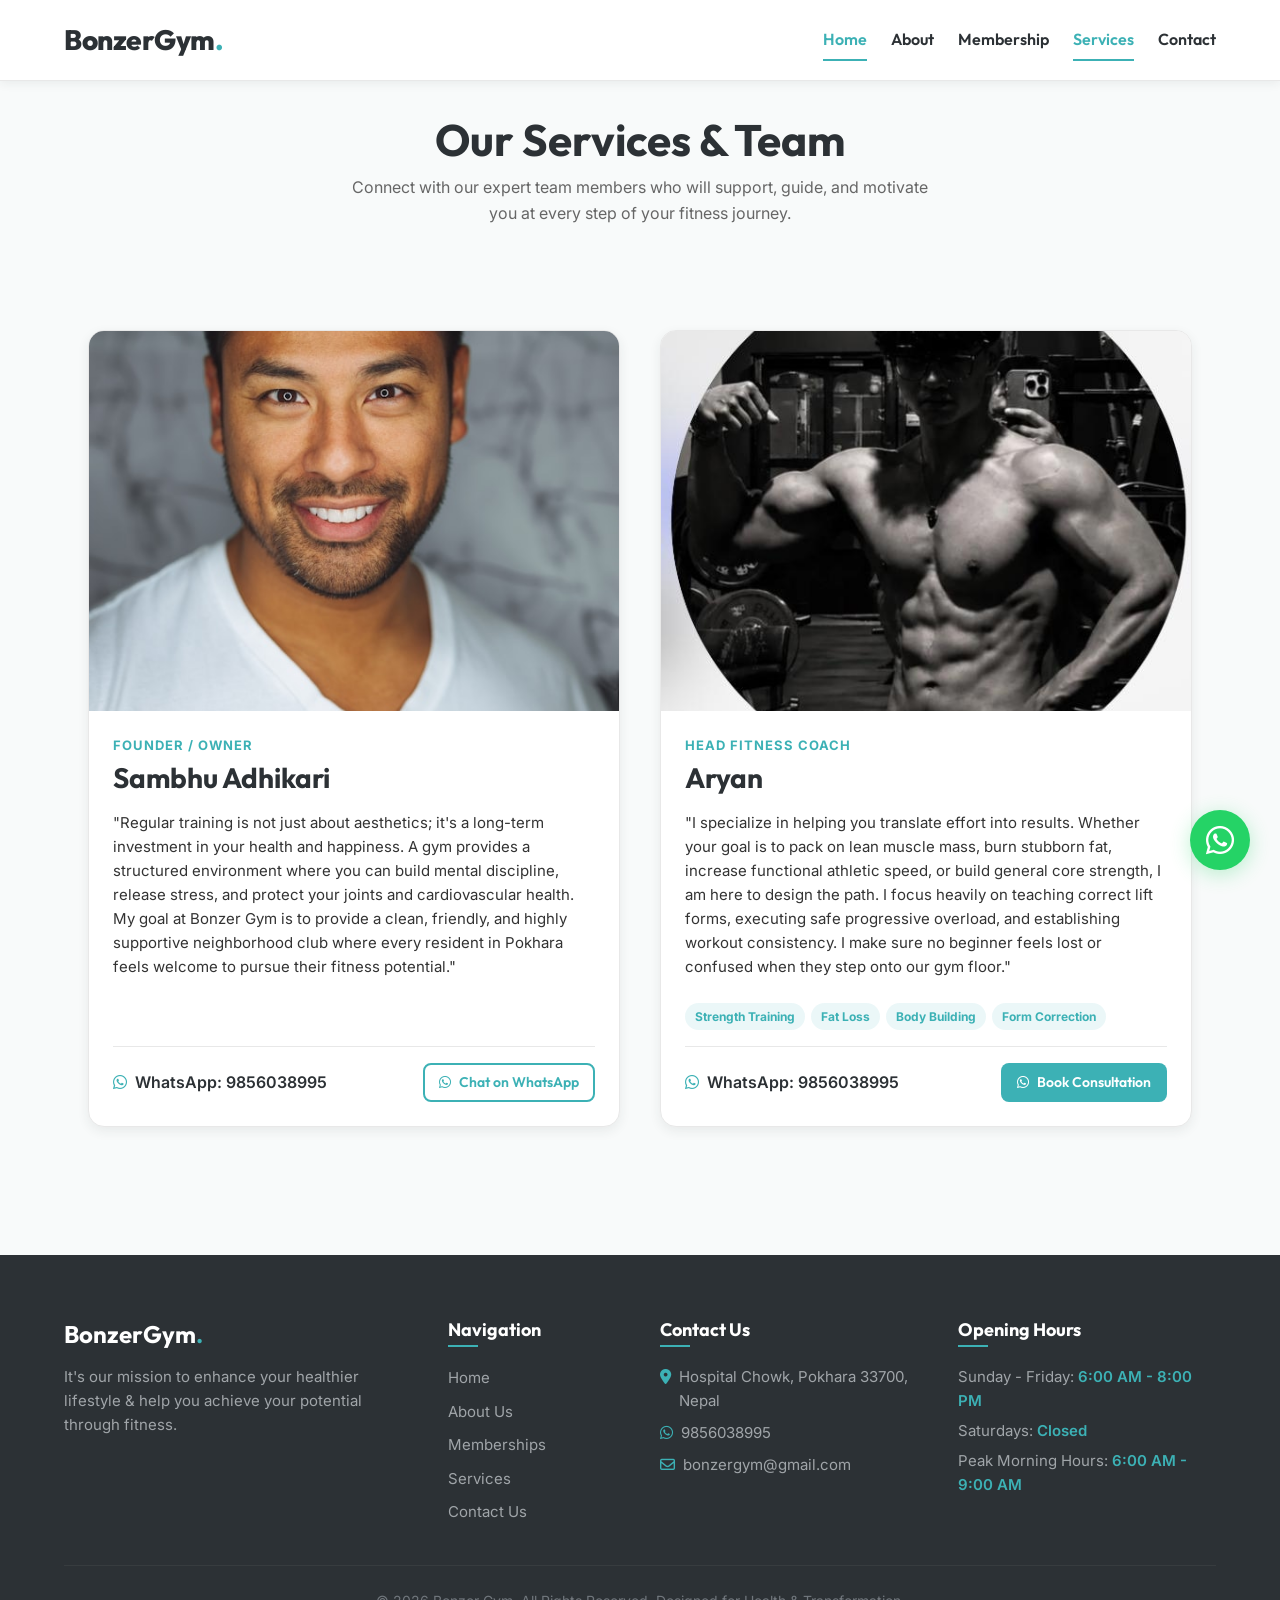
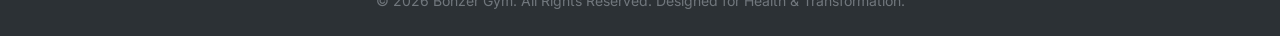
<file: services/index.html>
<!DOCTYPE html>
<html lang="en">
<head>
  <meta charset="UTF-8">
  <meta name="viewport" content="width=device-width, initial-scale=1.0">
  
  <title>Services & Team | Bonzer Fitness & Health Club | Best Gym in Pokhara</title>
  
  <meta name="title" content="Services & Team | Bonzer Fitness & Health Club | Best Gym in Pokhara">
  <meta name="description" content="Meet the team behind Bonzer Gym. Learn how our head coach Aryan helps with bodybuilding, strength, and fat loss, and check out Sambhu Adhikari's message on the importance of fitness.">
  <meta name="keywords" content="Bonzer Fitness, Bonzer Fitness Pokhara, Gym in Pokhara, Best Gym in Pokhara, Fitness Center Pokhara, Gym Near Me, Gym Nepal, Personal Trainer Pokhara, Weight Loss Gym Pokhara, Bodybuilding Pokhara, Strength Training Pokhara, Cardio Gym Pokhara, CrossFit Pokhara, Functional Training Pokhara, Health Club Pokhara, Fitness Club Pokhara, Exercise Gym Pokhara, Workout Pokhara, Muscle Gain Pokhara, Fitness Nepal">
  <meta name="author" content="Bonzer Fitness & Health Club">
  <meta name="robots" content="index, follow">
  <meta name="googlebot" content="index, follow, max-image-preview:large">
  <meta name="language" content="English">
  <meta name="revisit-after" content="7 days">

  <link rel="canonical" href="https://yourdomain.com/services/index.html">

  <!-- Open Graph -->
  <meta property="og:type" content="website">
  <meta property="og:title" content="Services & Team | Bonzer Fitness & Health Club">
  <meta property="og:description" content="Join Bonzer Fitness & Health Club in Pokhara with modern equipment, certified trainers, personal training, and fitness programs.">
  <meta property="og:url" content="https://yourdomain.com/services/index.html">
  <meta property="og:site_name" content="Bonzer Fitness & Health Club">
  <meta property="og:image" content="https://yourdomain.com/images/og-image.jpg">

  <!-- Twitter -->
  <meta name="twitter:card" content="summary_large_image">
  <meta name="twitter:title" content="Services & Team | Bonzer Fitness & Health Club">
  <meta name="twitter:description" content="One of the best gyms in Pokhara offering modern fitness equipment, personal trainers, bodybuilding, cardio, and weight loss programs.">
  <meta name="twitter:image" content="https://yourdomain.com/images/og-image.jpg">

  <meta name="theme-color" content="#000000">

  <!-- FontAwesome Icons -->
  <link rel="stylesheet" href="https://cdnjs.cloudflare.com/ajax/libs/font-awesome/6.5.0/css/all.min.css">
  
  <!-- Global Shared CSS -->
  <link rel="stylesheet" href="../shared/common.css">
  
  <!-- Services Page Specific CSS -->
  <link rel="stylesheet" href="style.css">
</head>
<body>

  <!-- HEADER / NAVBAR -->
  <header class="navbar">
    <div class="navbar-container">
      <a href="../index.html" class="logo-link">
        <span class="logo-text">BonzerGym<span class="logo-dot">.</span></span>
      </a>
      
      <!-- Hamburger Menu Button for Mobile -->
      <button class="hamburger" id="hamburgerBtn" aria-label="Toggle Navigation Menu">
        <span></span>
        <span></span>
        <span></span>
      </button>
      
      <!-- Nav Menu Links -->
      <nav class="nav-menu" id="navMenu">
        <a href="../index.html" class="nav-link">Home</a>
        <a href="../about/index.html" class="nav-link">About</a>
        <a href="../membership/index.html" class="nav-link">Membership</a>
        <a href="index.html" class="nav-link">Services</a>
        <a href="../contact/index.html" class="nav-link">Contact</a>
      </nav>
    </div>
  </header>

  <main class="container">
    <!-- PAGE HEADER -->
    <div class="services-header reveal">
      <h1>Our Services & Team</h1>
      <p>Connect with our expert team members who will support, guide, and motivate you at every step of your fitness journey.</p>
    </div>

    <!-- TEAM PROFILES GRID (OWNER & TRAINER) -->
    <section class="profiles-section reveal">
      <div class="profiles-grid">
        
        <!-- Left Side: Owner -->
        <div class="profile-card">
          <div class="profile-img-wrapper">
            <img src="../assets/images/owner.jpg" alt="Sambhu Adhikari - Gym Owner">
          </div>
          <div class="profile-content">
            <span class="profile-role">Founder / Owner</span>
            <h3 class="profile-name">Sambhu Adhikari</h3>
            <p class="profile-desc">
              "Regular training is not just about aesthetics; it's a long-term investment in your health and happiness. A gym provides a structured environment where you can build mental discipline, release stress, and protect your joints and cardiovascular health. My goal at Bonzer Gym is to provide a clean, friendly, and highly supportive neighborhood club where every resident in Pokhara feels welcome to pursue their fitness potential."
            </p>
            <div class="profile-contact">
              <a href="https://wa.me/9779856038995?text=Hi%20Sambhu%20Dai%2C%20I%20have%20an%20enquiry%20about%20the%20gym%21" 
                 target="_blank" class="profile-phone">
                <i class="fab fa-whatsapp"></i> WhatsApp: 9856038995
              </a>
              <a href="https://wa.me/9779856038995?text=Hi%20Sambhu%20Dai%2C%20I%20have%20an%20enquiry%20about%20the%20gym%21" 
                 target="_blank" class="btn btn-outline" style="padding: 6px 14px; font-size: 0.875rem;">
                <i class="fab fa-whatsapp"></i> Chat on WhatsApp
              </a>
            </div>
          </div>
        </div>

        <!-- Right Side: Trainer -->
        <div class="profile-card">
          <div class="profile-img-wrapper">
            <img src="../assets/images/aryan.jpg" alt="Aryan - Fitness Coach">
          </div>
          <div class="profile-content">
            <span class="profile-role">Head Fitness Coach</span>
            <h3 class="profile-name">Aryan</h3>
            <p class="profile-desc">
              "I specialize in helping you translate effort into results. Whether your goal is to pack on lean muscle mass, burn stubborn fat, increase functional athletic speed, or build general core strength, I am here to design the path. I focus heavily on teaching correct lift forms, executing safe progressive overload, and establishing workout consistency. I make sure no beginner feels lost or confused when they step onto our gym floor."
            </p>
            <div class="specialties-tags">
              <span class="specialty-tag">Strength Training</span>
              <span class="specialty-tag">Fat Loss</span>
              <span class="specialty-tag">Body Building</span>
              <span class="specialty-tag">Form Correction</span>
            </div>
            <div class="profile-contact">
              <a href="https://wa.me/9779856038995?text=Hi%20Aryan%2C%20I%20would%20like%20to%20consult%20you%20about%20my%20fitness%20plan%21" 
                 target="_blank" class="profile-phone">
                <i class="fab fa-whatsapp"></i> WhatsApp: 9856038995
              </a>
              <a href="https://wa.me/9779856038995?text=Hi%20Aryan%2C%20I%20would%20like%20to%20consult%20you%20about%20my%20fitness%20plan%21" 
                 target="_blank" class="btn btn-primary" style="padding: 6px 14px; font-size: 0.875rem;">
                <i class="fab fa-whatsapp"></i> Book Consultation
              </a>
            </div>
          </div>
        </div>

      </div>
    </section>
  </main>

  <!-- FOOTER -->
  <footer class="footer">
    <div class="container">
      <div class="footer-grid">
        <!-- Info Column -->
        <div class="footer-info">
          <h3>BonzerGym<span class="logo-dot">.</span></h3>
          <p>It's our mission to enhance your healthier lifestyle & help you achieve your potential through fitness.</p>
        </div>
        
        <!-- Quick Links -->
        <div>
          <h4 class="footer-title">Navigation</h4>
          <ul class="footer-links">
            <li><a href="../index.html">Home</a></li>
            <li><a href="../about/index.html">About Us</a></li>
            <li><a href="../membership/index.html">Memberships</a></li>
            <li><a href="index.html">Services</a></li>
            <li><a href="../contact/index.html">Contact Us</a></li>
          </ul>
        </div>

        <!-- Contact Column -->
        <div>
          <h4 class="footer-title">Contact Us</h4>
          <div class="footer-contact-item">
            <i class="fas fa-map-marker-alt"></i>
            <span><a href="https://maps.app.goo.gl/uzr3TzqoPXHASVfp7" target="_blank">Hospital Chowk, Pokhara 33700, Nepal</a></span>
          </div>
          <div class="footer-contact-item">
            <i class="fab fa-whatsapp"></i>
            <span><a href="https://wa.me/9779856038995?text=Hi%20BonzerGym%2C%20I%20have%20an%20enquiry%21" target="_blank">9856038995</a></span>
          </div>
          <div class="footer-contact-item">
            <i class="far fa-envelope"></i>
            <span><a href="mailto:bonzergym@gmail.com">bonzergym@gmail.com</a></span>
          </div>
        </div>

        <!-- Hours Column -->
        <div class="footer-hours">
          <h4 class="footer-title">Opening Hours</h4>
          <p>Sunday - Friday: <span>6:00 AM - 8:00 PM</span></p>
          <p>Saturdays: <span>Closed</span></p>
          <p>Peak Morning Hours: <span>6:00 AM - 9:00 AM</span></p>
        </div>
      </div>
      
      <!-- Footer Bottom -->
      <div class="footer-bottom">
        <p>&copy; 2026 Bonzer Gym. All Rights Reserved. Designed for Health & Transformation.</p>
      </div>
    </div>
  </footer>

  <!-- FLOATING WHATSAPP BUTTON -->
  <a href="https://wa.me/9779856038995?text=Hi%20BonzerGym%2C%20I%20have%20a%20question%20about%20the%20gym%20schedules%21" 
     class="floating-whatsapp" 
     target="_blank" 
     aria-label="Contact Bonzer Gym on WhatsApp">
    <i class="fab fa-whatsapp"></i>
  </a>

  <!-- Global Shared JS -->
  <script src="../shared/common.js"></script>
  
  <!-- Services Page Specific JS -->
  <script src="script.js"></script>
</body>
</html>
</file>
<file: shared/common.css>
/* ==========================================================================
   BONZER GYM - SHARED CSS DESIGN SYSTEM
   Theme: Clean & Energizing (Teal, Charcoal Black, Off-White)
   ========================================================================== */

/* Import Fonts */
@import url('https://fonts.googleapis.com/css2?family=Inter:wght@300;400;500;600;700&family=Outfit:wght@400;500;600;700;800&display=swap');

:root {
  /* Colors */
  --color-primary: #3CB1B5;
  --color-primary-hover: #2E9195;
  --color-primary-rgb: 60, 177, 181;
  --color-dark: #2C3135;
  --color-dark-hover: #1E2225;
  --color-dark-rgb: 44, 49, 53;
  --color-bg: #F8FAFA;
  --color-surface: #FFFFFF;
  --color-text: #333333;
  --color-text-muted: #666666;
  --color-border: #E8E8E8;
  --color-shadow: rgba(44, 49, 53, 0.08);
  --color-whatsapp: #25D366;

  /* Typography */
  --font-heading: 'Outfit', sans-serif;
  --font-body: 'Inter', sans-serif;

  /* Spacing */
  --space-xs: 0.5rem;    /* 8px */
  --space-sm: 1rem;     /* 16px */
  --space-md: 1.5rem;   /* 24px */
  --space-lg: 2.5rem;   /* 40px */
  --space-xl: 4rem;     /* 64px */

  /* UI Properties */
  --radius-sm: 8px;
  --radius-md: 16px;
  --radius-lg: 24px;
  --radius-full: 9999px;
  --transition: all 0.3s cubic-bezier(0.4, 0, 0.2, 1);
  --max-width: 1200px;
}

/* ==========================================================================
   BASE & RESET STYLES
   ========================================================================== */
* {
  margin: 0;
  padding: 0;
  box-sizing: border-box;
}

html {
  font-size: 16px;
  scroll-behavior: smooth;
  scroll-padding-top: 90px;
}

body {
  font-family: var(--font-body);
  background-color: var(--color-bg);
  color: var(--color-text);
  line-height: 1.6;
  overflow-x: hidden;
  display: flex;
  flex-direction: column;
  min-height: 100vh;
  padding-top: 80px; /* offset fixed navbar globally */
}

/* Logo Image */
.logo-img {
  height: 46px;
  width: auto;
  object-fit: contain;
  display: block;
  transition: var(--transition);
}

.logo-img:hover {
  opacity: 0.85;
}

img {
  max-width: 100%;
  height: auto;
  display: block;
  border-radius: var(--radius-sm);
  object-fit: cover;
}

a {
  color: inherit;
  text-decoration: none;
  transition: var(--transition);
}

/* Headings */
h1, h2, h3, h4, h5, h6 {
  font-family: var(--font-heading);
  color: var(--color-dark);
  font-weight: 700;
  line-height: 1.25;
}

section {
  padding: var(--space-xl) var(--space-md);
  width: 100%;
  max-width: var(--max-width);
  margin: 0 auto;
}

/* Container */
.container {
  width: 100%;
  max-width: var(--max-width);
  margin: 0 auto;
  padding: 0 var(--space-md);
}

/* Buttons */
.btn {
  display: inline-flex;
  align-items: center;
  justify-content: center;
  gap: var(--space-xs);
  padding: 0.875rem 1.75rem;
  font-family: var(--font-heading);
  font-size: 1rem;
  font-weight: 600;
  border-radius: var(--radius-sm);
  cursor: pointer;
  transition: var(--transition);
  border: 2px solid transparent;
}

.btn-primary {
  background-color: var(--color-primary);
  color: var(--color-surface);
}

.btn-primary:hover {
  background-color: var(--color-primary-hover);
  transform: translateY(-2px);
  box-shadow: 0 8px 16px rgba(60, 177, 181, 0.2);
}

.btn-dark {
  background-color: var(--color-dark);
  color: var(--color-surface);
}

.btn-dark:hover {
  background-color: var(--color-dark-hover);
  transform: translateY(-2px);
  box-shadow: 0 8px 16px rgba(44, 49, 53, 0.15);
}

.btn-outline {
  border-color: var(--color-primary);
  color: var(--color-primary);
  background-color: transparent;
}

.btn-outline:hover {
  background-color: var(--color-primary);
  color: var(--color-surface);
  transform: translateY(-2px);
}

/* ==========================================================================
   NAVIGATION BAR
   ========================================================================== */
.navbar {
  position: fixed;
  top: 0;
  left: 0;
  width: 100%;
  z-index: 1000;
  background-color: rgba(255, 255, 255, 0.95);
  backdrop-filter: blur(12px);
  border-bottom: 1px solid var(--color-border);
  box-shadow: 0 2px 10px var(--color-shadow);
  transition: var(--transition);
}

.navbar-container {
  display: flex;
  justify-content: space-between;
  align-items: center;
  height: 80px;
  max-width: var(--max-width);
  margin: 0 auto;
  padding: 0 var(--space-md);
}

.logo-link {
  display: flex;
  align-items: center;
  gap: var(--space-xs);
}

.logo-text {
  font-family: var(--font-heading);
  font-size: 1.75rem;
  font-weight: 800;
  color: var(--color-dark);
  letter-spacing: -0.5px;
}

.logo-dot {
  color: var(--color-primary);
}

/* Menu links */
.nav-menu {
  display: flex;
  align-items: center;
  list-style: none;
  gap: var(--space-md);
}

.nav-link {
  font-family: var(--font-heading);
  font-weight: 600;
  font-size: 1rem;
  color: var(--color-dark);
  position: relative;
  padding: 0.5rem 0;
}

.nav-link:hover {
  color: var(--color-primary);
}

.nav-link::after {
  content: '';
  position: absolute;
  bottom: 0;
  left: 0;
  width: 0;
  height: 2px;
  background-color: var(--color-primary);
  transition: var(--transition);
}

.nav-link:hover::after,
.nav-link.active::after {
  width: 100%;
}

.nav-link.active {
  color: var(--color-primary);
}

/* Hamburger menu button */
.hamburger {
  display: none;
  flex-direction: column;
  justify-content: space-between;
  width: 24px;
  height: 18px;
  background: none;
  border: none;
  cursor: pointer;
  z-index: 1001;
}

.hamburger span {
  width: 100%;
  height: 2px;
  background-color: var(--color-dark);
  border-radius: var(--radius-full);
  transition: var(--transition);
}

/* Hamburger active transformation */
.hamburger.active span:nth-child(1) {
  transform: translateY(8px) rotate(45deg);
}

.hamburger.active span:nth-child(2) {
  opacity: 0;
}

.hamburger.active span:nth-child(3) {
  transform: translateY(-8px) rotate(-45deg);
}

/* ==========================================================================
   FOOTER
   ========================================================================== */
.footer {
  background-color: var(--color-dark);
  color: var(--color-surface);
  padding: var(--space-xl) 0 var(--space-md);
  margin-top: auto;
}

.footer-grid {
  display: grid;
  grid-template-columns: 2fr 1fr 1.5fr 1.5fr;
  gap: var(--space-lg);
  margin-bottom: var(--space-lg);
}

.footer-info h3 {
  color: var(--color-surface);
  margin-bottom: var(--space-sm);
  font-size: 1.5rem;
}

.footer-info p {
  color: #A0A5A9;
  font-size: 0.9375rem;
  margin-bottom: var(--space-sm);
  max-width: 320px;
}

.footer-title {
  color: var(--color-surface);
  font-size: 1.125rem;
  margin-bottom: var(--space-md);
  position: relative;
}

.footer-title::after {
  content: '';
  position: absolute;
  bottom: -6px;
  left: 0;
  width: 30px;
  height: 2px;
  background-color: var(--color-primary);
}

.footer-links {
  list-style: none;
  display: flex;
  flex-direction: column;
  gap: var(--space-xs);
}

.footer-links a {
  color: #A0A5A9;
  font-size: 0.9375rem;
}

.footer-links a:hover {
  color: var(--color-primary);
  padding-left: 4px;
}

.footer-contact-item {
  display: flex;
  align-items: flex-start;
  gap: var(--space-xs);
  margin-bottom: var(--space-xs);
  color: #A0A5A9;
  font-size: 0.9375rem;
}

.footer-contact-item i {
  color: var(--color-primary);
  margin-top: 4px;
}

.footer-contact-item a:hover {
  color: var(--color-primary);
}

.footer-hours p {
  color: #A0A5A9;
  font-size: 0.9375rem;
  margin-bottom: 6px;
}

.footer-hours span {
  font-weight: 600;
  color: var(--color-primary);
}

.footer-bottom {
  border-top: 1px solid rgba(255, 255, 255, 0.05);
  padding-top: var(--space-md);
  text-align: center;
  color: #71777D;
  font-size: 0.875rem;
}

/* ==========================================================================
   FLOATING WHATSAPP BUTTON
   ========================================================================== */
.floating-whatsapp {
  position: fixed;
  bottom: 30px;
  right: 30px;
  width: 60px;
  height: 60px;
  background-color: var(--color-whatsapp);
  color: var(--color-surface);
  border-radius: var(--radius-full);
  display: flex;
  align-items: center;
  justify-content: center;
  font-size: 2rem;
  box-shadow: 0 4px 20px rgba(37, 211, 102, 0.3);
  z-index: 999;
  transition: var(--transition);
  animation: pulse 2s infinite;
}

.floating-whatsapp:hover {
  transform: scale(1.1);
  box-shadow: 0 6px 24px rgba(37, 211, 102, 0.4);
}

@keyframes pulse {
  0% {
    box-shadow: 0 0 0 0 rgba(37, 211, 102, 0.5);
  }
  70% {
    box-shadow: 0 0 0 15px rgba(37, 211, 102, 0);
  }
  100% {
    box-shadow: 0 0 0 0 rgba(37, 211, 102, 0);
  }
}

/* ==========================================================================
   SCROLL REVEAL ANIMATIONS
   ========================================================================== */
.reveal {
  opacity: 0;
  transform: translateY(30px);
  transition: opacity 0.8s ease, transform 0.8s ease;
}

.reveal.active {
  opacity: 1;
  transform: translateY(0);
}

/* ==========================================================================
   RESPONSIVE DESIGN (MEDIA QUERIES)
   ========================================================================== */

/* Tablet & Mobile (under 1024px) */
@media (max-width: 1024px) {
  .footer-grid {
    grid-template-columns: 1fr 1fr;
    gap: var(--space-md);
  }
}

/* Mobile Breakpoint (under 768px) */
@media (max-width: 768px) {
  html {
    font-size: 15px;
  }

  section {
    padding: var(--space-lg) var(--space-sm);
  }

  .hamburger {
    display: flex;
  }

  /* Responsive Mobile Menu */
  .nav-menu {
    position: fixed;
    top: 80px;
    left: 0;
    width: 100%;
    height: calc(100vh - 80px);
    background-color: var(--color-surface);
    flex-direction: column;
    align-items: center;
    padding: var(--space-lg) 0;
    gap: var(--space-md);
    transform: translateY(-100%);
    opacity: 0;
    visibility: hidden;
    transition: var(--transition);
    border-top: 1px solid var(--color-border);
    box-shadow: 0 10px 20px var(--color-shadow);
  }

  .nav-menu.show {
    transform: translateY(0);
    opacity: 1;
    visibility: visible;
  }

  .nav-link {
    font-size: 1.25rem;
    padding: 0.5rem 2rem;
    width: 100%;
    text-align: center;
  }

  .nav-link::after {
    display: none; /* remove underline indicator on mobile menu */
  }

  .nav-link.active {
    color: var(--color-primary);
    background-color: rgba(60, 177, 181, 0.05);
    border-radius: var(--radius-sm);
  }

  .footer-grid {
    grid-template-columns: 1fr;
    gap: var(--space-md);
    text-align: center;
  }

  .footer-info p {
    margin: 0 auto var(--space-sm);
  }

  .footer-title::after {
    left: 50%;
    transform: translateX(-50%);
  }

  .footer-contact-item {
    justify-content: center;
  }

  .floating-whatsapp {
    width: 50px;
    height: 50px;
    bottom: 20px;
    right: 20px;
    font-size: 1.75rem;
  }
}
</file>
<file: home/style.css>
/* ==========================================================================
   BONZER GYM - HOMEPAGE SPECIFIC CSS
   ========================================================================== */

/* ==========================================================================
   HERO SECTION
   ========================================================================== */
.hero-section {
  position: relative;
  min-height: 80vh;
  display: flex;
  align-items: center;
  justify-content: center;
  text-align: center;
  color: var(--color-surface);
  padding: var(--space-xl) var(--space-md);
  margin-top: 0;
  background: linear-gradient(rgba(44, 49, 53, 0.75), rgba(44, 49, 53, 0.85)), 
              url('../assets/images/hero_bg.jpg') center/cover no-repeat;
  border-radius: 0 0 var(--radius-lg) var(--radius-lg);
  overflow: hidden;
}

/* Fallback if user doesn't have image yet */
.hero-section::before {
  content: '';
  position: absolute;
  top: 0;
  left: 0;
  right: 0;
  bottom: 0;
  background-color: var(--color-dark);
  opacity: 0.15;
  z-index: 1;
}

.hero-content {
  position: relative;
  z-index: 2;
  max-width: 800px;
}

.hero-tagline {
  font-size: 1.125rem;
  font-weight: 700;
  text-transform: uppercase;
  color: var(--color-primary);
  letter-spacing: 2px;
  margin-bottom: var(--space-sm);
  display: block;
}

.hero-title {
  font-size: 3.5rem;
  color: var(--color-surface);
  margin-bottom: var(--space-sm);
  line-height: 1.15;
  font-weight: 800;
}

.hero-desc {
  font-size: 1.25rem;
  color: rgba(255, 255, 255, 0.9);
  margin-bottom: var(--space-md);
  font-weight: 400;
}

.hero-buttons {
  display: flex;
  justify-content: center;
  gap: var(--space-sm);
  flex-wrap: wrap;
}

/* ==========================================================================
   GYM STATS & OPENING HOURS
   ========================================================================== */
.stats-bar {
  display: grid;
  grid-template-columns: repeat(3, 1fr);
  gap: var(--space-md);
  background-color: var(--color-surface);
  padding: var(--space-md);
  border-radius: var(--radius-md);
  box-shadow: 0 10px 30px var(--color-shadow);
  margin-top: -60px;
  position: relative;
  z-index: 10;
  border: 1px solid var(--color-border);
}

.stat-item {
  text-align: center;
  display: flex;
  flex-direction: column;
  align-items: center;
  justify-content: center;
  padding: var(--space-sm) 0;
}

.stat-icon {
  font-size: 2rem;
  color: var(--color-primary);
  margin-bottom: var(--space-xs);
}

.stat-value {
  font-family: var(--font-heading);
  font-size: 1.5rem;
  font-weight: 800;
  color: var(--color-dark);
}

.stat-label {
  font-size: 0.875rem;
  color: var(--color-text-muted);
  font-weight: 500;
}

/* ==========================================================================
   TRAFFIC / PEAK HOURS
   ========================================================================== */
.section-header {
  text-align: center;
  max-width: 600px;
  margin: 0 auto var(--space-lg);
}

.section-header h2 {
  font-size: 2.25rem;
  margin-bottom: var(--space-xs);
}

.section-header p {
  color: var(--color-text-muted);
}

.traffic-card {
  background-color: var(--color-surface);
  border-radius: var(--radius-md);
  padding: var(--space-md);
  border: 1px solid var(--color-border);
  box-shadow: 0 4px 12px var(--color-shadow);
  margin-bottom: var(--space-xl);
}

.traffic-grid {
  display: grid;
  grid-template-columns: repeat(3, 1fr);
  gap: var(--space-md);
  margin-top: var(--space-md);
}

.traffic-slot {
  border-radius: var(--radius-sm);
  padding: var(--space-md);
  text-align: center;
  border: 1px solid var(--color-border);
  transition: var(--transition);
}

.traffic-slot:hover {
  transform: translateY(-3px);
  box-shadow: 0 6px 15px var(--color-shadow);
}

.traffic-time {
  font-weight: 700;
  font-size: 1.125rem;
  color: var(--color-dark);
  margin-bottom: var(--space-xs);
}

.traffic-indicator {
  display: inline-block;
  padding: 4px 12px;
  font-size: 0.8125rem;
  font-weight: 700;
  border-radius: var(--radius-full);
  margin-bottom: var(--space-sm);
}

.traffic-indicator.high {
  background-color: rgba(239, 83, 80, 0.1);
  color: #EF5350;
}

.traffic-indicator.medium {
  background-color: rgba(255, 167, 38, 0.1);
  color: #FFA726;
}

.traffic-indicator.low {
  background-color: rgba(102, 187, 106, 0.1);
  color: #66BB6A;
}

.traffic-desc {
  font-size: 0.875rem;
  color: var(--color-text-muted);
}

.traffic-progress-bar {
  height: 8px;
  background-color: var(--color-border);
  border-radius: var(--radius-full);
  overflow: hidden;
  margin-top: var(--space-xs);
}

.traffic-fill {
  height: 100%;
  border-radius: var(--radius-full);
}

.traffic-fill.high { width: 90%; background-color: #EF5350; }
.traffic-fill.medium { width: 55%; background-color: #FFA726; }
.traffic-fill.low { width: 25%; background-color: #66BB6A; }

/* ==========================================================================
   BEGINNER / INTERMEDIATE / ADVANCED
   ========================================================================== */
.programs-section {
  background-color: var(--color-surface);
  border-radius: var(--radius-lg);
  margin: var(--space-md) auto;
  border: 1px solid var(--color-border);
}

.programs-grid {
  display: grid;
  grid-template-columns: repeat(3, 1fr);
  gap: var(--space-md);
}

.program-card {
  background-color: var(--color-bg);
  border-radius: var(--radius-md);
  padding: var(--space-md);
  border: 1px solid var(--color-border);
  display: flex;
  flex-direction: column;
  transition: var(--transition);
}

.program-card:hover {
  transform: translateY(-5px);
  border-color: var(--color-primary);
  box-shadow: 0 10px 20px rgba(60, 177, 181, 0.1);
}

.program-level {
  font-size: 0.8125rem;
  font-weight: 700;
  text-transform: uppercase;
  color: var(--color-primary);
  letter-spacing: 1px;
  margin-bottom: var(--space-xs);
}

.program-title {
  font-size: 1.5rem;
  color: var(--color-dark);
  margin-bottom: var(--space-sm);
}

.program-list {
  list-style: none;
  margin-bottom: var(--space-md);
}

.program-list li {
  font-size: 0.9375rem;
  color: var(--color-text);
  margin-bottom: 8px;
  display: flex;
  align-items: flex-start;
  gap: 8px;
}

.program-list li i {
  color: var(--color-primary);
  margin-top: 4px;
}

.program-why {
  margin-top: auto;
  padding-top: var(--space-sm);
  border-top: 1px solid var(--color-border);
  font-size: 0.875rem;
  color: var(--color-text-muted);
}

.program-why strong {
  color: var(--color-dark);
}

/* ==========================================================================
   TRANSFORMATION photos
   ========================================================================== */
.transform-grid {
  display: grid;
  grid-template-columns: repeat(2, 1fr);
  gap: var(--space-md);
}

.transform-card {
  background-color: var(--color-surface);
  border-radius: var(--radius-md);
  border: 1px solid var(--color-border);
  overflow: hidden;
  box-shadow: 0 4px 12px var(--color-shadow);
  transition: var(--transition);
}

.transform-card:hover {
  transform: translateY(-3px);
  box-shadow: 0 8px 24px var(--color-shadow);
}

.transform-images {
  display: flex;
  height: 280px;
}

.transform-img-wrapper {
  flex: 1;
  position: relative;
  overflow: hidden;
}

.transform-img-wrapper img {
  width: 100%;
  height: 100%;
  object-fit: cover;
  border-radius: 0;
  transition: var(--transition);
}

.transform-card:hover .transform-img-wrapper img {
  transform: scale(1.05);
}

.transform-label {
  position: absolute;
  bottom: 12px;
  left: 12px;
  background-color: rgba(44, 49, 53, 0.8);
  color: var(--color-surface);
  padding: 4px 12px;
  font-size: 0.75rem;
  font-weight: 700;
  text-transform: uppercase;
  border-radius: var(--radius-full);
}

.transform-info {
  padding: var(--space-sm);
  text-align: center;
}

.transform-name {
  font-size: 1.125rem;
  color: var(--color-dark);
  margin-bottom: 4px;
}

.transform-stat {
  font-size: 0.875rem;
  color: var(--color-primary);
  font-weight: 700;
}

/* ==========================================================================
   GROUP PHOTOS / GALLERY
   ========================================================================== */
.gallery-filter {
  display: flex;
  justify-content: center;
  gap: var(--space-xs);
  margin-bottom: var(--space-md);
}

.filter-btn {
  padding: 8px 18px;
  font-size: 0.875rem;
  font-weight: 600;
  border: 1px solid var(--color-border);
  background-color: var(--color-surface);
  border-radius: var(--radius-full);
  cursor: pointer;
  transition: var(--transition);
}

.filter-btn:hover,
.filter-btn.active {
  background-color: var(--color-primary);
  border-color: var(--color-primary);
  color: var(--color-surface);
}

.gallery-grid {
  display: grid;
  grid-template-columns: repeat(3, 1fr);
  gap: var(--space-sm);
}

.gallery-item {
  position: relative;
  border-radius: var(--radius-sm);
  overflow: hidden;
  height: 220px;
  box-shadow: 0 2px 8px var(--color-shadow);
}

.gallery-item img {
  width: 100%;
  height: 100%;
  object-fit: cover;
  border-radius: 0;
  transition: var(--transition);
}

.gallery-overlay {
  position: absolute;
  top: 0;
  left: 0;
  width: 100%;
  height: 100%;
  background: linear-gradient(to top, rgba(44, 49, 53, 0.8), rgba(44, 49, 53, 0.1));
  display: flex;
  align-items: flex-end;
  padding: var(--space-sm);
  opacity: 0;
  transition: var(--transition);
}

.gallery-item:hover img {
  transform: scale(1.08);
}

.gallery-item:hover .gallery-overlay {
  opacity: 1;
}

.gallery-title {
  color: var(--color-surface);
  font-size: 1rem;
  font-weight: 700;
}

/* ==========================================================================
   FEEDBACK & REVIEWS CAROUSEL
   ========================================================================== */
.reviews-carousel-wrapper {
  position: relative;
  overflow: hidden;
}

.reviews-track {
  display: flex;
  gap: var(--space-md);
  overflow-x: auto;
  scroll-snap-type: x mandatory;
  scroll-behavior: smooth;
  -webkit-overflow-scrolling: touch;
  padding-bottom: 8px;
  /* hide scrollbar */
  scrollbar-width: none;
}

.reviews-track::-webkit-scrollbar {
  display: none;
}

.review-card {
  background-color: var(--color-surface);
  border-radius: var(--radius-md);
  padding: var(--space-md);
  border: 1px solid var(--color-border);
  box-shadow: 0 4px 12px var(--color-shadow);
  display: flex;
  flex-direction: column;
  flex: 0 0 calc(33.333% - var(--space-md));
  scroll-snap-align: start;
  min-width: 280px;
}

.review-stars {
  color: #FFD700;
  margin-bottom: var(--space-xs);
  font-size: 0.875rem;
}

.review-text {
  font-style: italic;
  font-size: 0.9rem;
  color: var(--color-text);
  margin-bottom: var(--space-sm);
  line-height: 1.5;
  flex-grow: 1;
  display: -webkit-box;
  -webkit-line-clamp: 5;
  -webkit-box-orient: vertical;
  overflow: hidden;
}

.review-author {
  display: flex;
  align-items: center;
  gap: var(--space-xs);
  border-top: 1px solid var(--color-border);
  padding-top: var(--space-xs);
}

.author-initial {
  width: 38px;
  height: 38px;
  background-color: var(--color-primary);
  color: var(--color-surface);
  border-radius: var(--radius-full);
  display: flex;
  align-items: center;
  justify-content: center;
  font-weight: 700;
  font-size: 1rem;
  flex-shrink: 0;
}

.author-info h4 {
  font-size: 0.9rem;
  color: var(--color-dark);
  margin: 0 0 2px;
}

.author-info span {
  font-size: 0.75rem;
  color: var(--color-text-muted);
}

.reviews-nav {
  display: flex;
  justify-content: center;
  align-items: center;
  gap: var(--space-sm);
  margin-top: var(--space-md);
}

.reviews-nav-btn {
  width: 40px;
  height: 40px;
  border-radius: var(--radius-full);
  border: 2px solid var(--color-primary);
  background: var(--color-surface);
  color: var(--color-primary);
  cursor: pointer;
  font-size: 1rem;
  transition: var(--transition);
  display: flex;
  align-items: center;
  justify-content: center;
}

.reviews-nav-btn:hover {
  background: var(--color-primary);
  color: var(--color-surface);
}

.reviews-rating-badge {
  display: flex;
  align-items: center;
  gap: 6px;
  background: var(--color-primary);
  color: var(--color-surface);
  padding: 6px 14px;
  border-radius: var(--radius-full);
  font-weight: 700;
  font-size: 0.9rem;
}

/* ==========================================================================
   RESPONSIVE HOMEPAGE STYLES
   ========================================================================== */
@media (max-width: 992px) {
  .hero-title {
    font-size: 2.75rem;
  }
  
  .stats-bar {
    margin-top: -40px;
    padding: var(--space-sm);
  }

  .programs-grid {
    grid-template-columns: 1fr;
    gap: var(--space-sm);
  }

  .gallery-grid {
    grid-template-columns: repeat(2, 1fr);
  }
}

@media (max-width: 768px) {
  .hero-section {
    min-height: 65vh;
  }

  .hero-title {
    font-size: 2.25rem;
  }

  .hero-desc {
    font-size: 1.1rem;
  }

  .stats-bar {
    grid-template-columns: 1fr;
    gap: var(--space-xs);
    margin-top: var(--space-md);
    margin-bottom: var(--space-md);
  }

  .stat-item {
    border-bottom: 1px solid var(--color-border);
    padding-bottom: var(--space-xs);
  }

  .stat-item:last-child {
    border-bottom: none;
  }

  .traffic-grid {
    grid-template-columns: 1fr;
    gap: var(--space-sm);
  }

  .transform-grid {
    grid-template-columns: 1fr;
  }

  .transform-images {
    height: 220px;
  }

  .reviews-grid {
    grid-template-columns: 1fr;
    gap: var(--space-sm);
  }
}
</file>
<file: about/style.css>
/* ==========================================================================
   BONZER GYM - ABOUT PAGE SPECIFIC CSS
   ========================================================================== */

.about-header {
  padding-top: 2rem;
  margin-top: 0;
  text-align: center;
}

.about-header h1 {
  font-size: 2.75rem;
  margin-bottom: var(--space-xs);
}

.about-header p {
  color: var(--color-text-muted);
  max-width: 600px;
  margin: 0 auto;
}

/* ==========================================================================
   THREE-COLUMN YOGA, MUSCLES, FITNESS GRID
   ========================================================================== */
.pillars-grid {
  display: grid;
  grid-template-columns: repeat(3, 1fr);
  gap: var(--space-md);
  margin-top: var(--space-lg);
  margin-bottom: var(--space-xl);
}

.pillar-card {
  background-color: var(--color-surface);
  border-radius: var(--radius-md);
  border: 1px solid var(--color-border);
  overflow: hidden;
  box-shadow: 0 4px 12px var(--color-shadow);
  transition: var(--transition);
  display: flex;
  flex-direction: column;
}

.pillar-card:hover {
  transform: translateY(-5px);
  box-shadow: 0 12px 24px var(--color-shadow);
  border-color: var(--color-primary);
}

.pillar-img-wrapper {
  height: 200px;
  overflow: hidden;
}

.pillar-img-wrapper img {
  width: 100%;
  height: 100%;
  object-fit: cover;
  border-radius: 0;
  transition: var(--transition);
}

.pillar-card:hover .pillar-img-wrapper img {
  transform: scale(1.05);
}

.pillar-content {
  padding: var(--space-md);
  flex-grow: 1;
  display: flex;
  flex-direction: column;
}

.pillar-icon {
  font-size: 1.5rem;
  color: var(--color-primary);
  margin-bottom: var(--space-xs);
}

.pillar-title {
  font-size: 1.35rem;
  color: var(--color-dark);
  margin-bottom: var(--space-sm);
}

.pillar-desc {
  font-size: 0.9375rem;
  color: var(--color-text-muted);
  line-height: 1.6;
}

/* ==========================================================================
   MISSION / WHY BONZER GYM SECTION
   ========================================================================== */
.mission-section {
  background-color: var(--color-surface);
  border-radius: var(--radius-lg);
  padding: var(--space-lg);
  border: 1px solid var(--color-border);
  box-shadow: 0 4px 12px var(--color-shadow);
  margin-bottom: var(--space-xl);
}

.mission-grid {
  display: grid;
  grid-template-columns: 1fr 1.2fr;
  gap: var(--space-lg);
  align-items: center;
}

.mission-statement {
  font-family: var(--font-heading);
  font-size: 1.5rem;
  font-weight: 700;
  color: var(--color-primary);
  line-height: 1.4;
  border-left: 4px solid var(--color-primary);
  padding-left: var(--space-md);
  margin-bottom: var(--space-md);
}

.mission-text p {
  color: var(--color-text);
  font-size: 1rem;
  margin-bottom: var(--space-sm);
}

.mission-image {
  height: 320px;
  overflow: hidden;
  border-radius: var(--radius-md);
}

.mission-image img {
  width: 100%;
  height: 100%;
  object-fit: cover;
}

/* ==========================================================================
   RESPONSIVE ABOUT STYLES
   ========================================================================== */
@media (max-width: 992px) {
  .pillars-grid {
    grid-template-columns: 1fr;
    gap: var(--space-md);
  }

  .mission-grid {
    grid-template-columns: 1fr;
    gap: var(--space-md);
  }

  .mission-image {
    height: 240px;
  }
}
</file>
<file: contact/style.css>
/* ==========================================================================
   BONZER GYM - CONTACT PAGE SPECIFIC CSS
   ========================================================================== */

.contact-header {
  padding-top: 2rem;
  margin-top: 0;
  text-align: center;
}

.contact-header h1 {
  font-size: 2.75rem;
  margin-bottom: var(--space-xs);
}

.contact-header p {
  color: var(--color-text-muted);
  max-width: 600px;
  margin: 0 auto;
}

/* ==========================================================================
   CONTACT DUAL COLUMN LAYOUT
   ========================================================================== */
.contact-grid {
  display: grid;
  grid-template-columns: 1fr 1.2fr;
  gap: var(--space-lg);
  margin-top: var(--space-lg);
  margin-bottom: var(--space-xl);
}

.contact-card {
  background-color: var(--color-surface);
  border-radius: var(--radius-md);
  border: 1px solid var(--color-border);
  padding: var(--space-lg) var(--space-md);
  box-shadow: 0 4px 12px var(--color-shadow);
  display: flex;
  flex-direction: column;
  gap: var(--space-md);
}

.contact-title {
  font-size: 1.5rem;
  color: var(--color-dark);
  margin-bottom: var(--space-xs);
  position: relative;
}

.contact-title::after {
  content: '';
  position: absolute;
  bottom: -6px;
  left: 0;
  width: 30px;
  height: 2px;
  background-color: var(--color-primary);
}

.info-list {
  display: flex;
  flex-direction: column;
  gap: var(--space-sm);
}

.info-item {
  display: flex;
  align-items: flex-start;
  gap: var(--space-xs);
}

.info-icon {
  font-size: 1.25rem;
  color: var(--color-primary);
  min-width: 24px;
  margin-top: 4px;
}

.info-text h4 {
  font-size: 1rem;
  color: var(--color-dark);
  margin-bottom: 2px;
}

.info-text p, 
.info-text a {
  font-size: 0.9375rem;
  color: var(--color-text-muted);
}

.info-text a:hover {
  color: var(--color-primary);
}

/* ==========================================================================
   MAP CONTAINER
   ========================================================================== */
.map-card {
  border-radius: var(--radius-md);
  overflow: hidden;
  border: 1px solid var(--color-border);
  box-shadow: 0 4px 12px var(--color-shadow);
  height: 480px;
}

.map-card iframe {
  width: 100%;
  height: 100%;
  border: 0;
}

/* ==========================================================================
   SOCIAL MEDIA BRAND BUTTONS
   ========================================================================== */
.socials-box {
  margin-top: var(--space-sm);
  padding-top: var(--space-md);
  border-top: 1px solid var(--color-border);
}

.socials-grid {
  display: grid;
  grid-template-columns: repeat(2, 1fr);
  gap: var(--space-xs);
  margin-top: var(--space-sm);
}

.social-btn {
  display: flex;
  align-items: center;
  justify-content: center;
  gap: 8px;
  padding: 12px;
  border-radius: var(--radius-sm);
  font-family: var(--font-heading);
  font-size: 0.9375rem;
  font-weight: 700;
  color: var(--color-surface);
  transition: var(--transition);
  border: none;
  cursor: pointer;
}

.social-btn:hover {
  transform: translateY(-2px);
  box-shadow: 0 6px 12px rgba(44, 49, 53, 0.15);
  filter: brightness(0.95);
}

/* Brand Colors */
.btn-facebook {
  background-color: #1877F2;
  box-shadow: 0 4px 10px rgba(24, 119, 242, 0.2);
}

.btn-instagram {
  background: radial-gradient(circle at 30% 107%, #fdf497 0%, #fdf497 5%, #fd5949 45%,#d6249f 60%,#285AEB 90%);
  box-shadow: 0 4px 10px rgba(214, 36, 159, 0.2);
}

.btn-tiktok {
  background-color: #010101;
  box-shadow: 0 4px 10px rgba(1, 1, 1, 0.2);
  border: 1px solid rgba(255, 255, 255, 0.1);
}

.btn-whatsapp-brand {
  background-color: #25D366;
  box-shadow: 0 4px 10px rgba(37, 211, 102, 0.2);
}

/* ==========================================================================
   RESPONSIVE CONTACT STYLES
   ========================================================================== */
@media (max-width: 992px) {
  .contact-grid {
    grid-template-columns: 1fr;
    gap: var(--space-md);
  }

  .map-card {
    height: 350px;
  }
}
</file>
<file: membership/style.css>
/* ==========================================================================
   BONZER GYM - MEMBERSHIP PAGE SPECIFIC CSS
   ========================================================================== */

.plans-header {
  padding-top: 2rem;
  margin-top: 0;
  text-align: center;
}

.plans-header h1 {
  font-size: 2.75rem;
  margin-bottom: var(--space-xs);
}

.plans-header p {
  color: var(--color-text-muted);
  max-width: 600px;
  margin: 0 auto;
}

/* ==========================================================================
   PRICING CARDS LAYOUT
   ========================================================================== */
.pricing-grid {
  display: grid;
  grid-template-columns: repeat(3, 1fr);
  gap: var(--space-md);
  margin-top: var(--space-lg);
  margin-bottom: var(--space-xl);
  align-items: stretch;
}

.pricing-card {
  background-color: var(--color-surface);
  border-radius: var(--radius-md);
  border: 1px solid var(--color-border);
  padding: var(--space-lg) var(--space-md) var(--space-md);
  position: relative;
  box-shadow: 0 4px 12px var(--color-shadow);
  display: flex;
  flex-direction: column;
  transition: var(--transition);
}

.pricing-card:hover {
  transform: translateY(-8px);
  box-shadow: 0 16px 32px var(--color-shadow);
}

/* Popular Highlight */
.pricing-card.highlighted {
  border-color: var(--color-primary);
  box-shadow: 0 8px 24px rgba(60, 177, 181, 0.12);
}

.pricing-card.highlighted::before {
  content: 'MOST POPULAR';
  position: absolute;
  top: 15px;
  right: 15px;
  background-color: var(--color-primary);
  color: var(--color-surface);
  font-size: 0.75rem;
  font-weight: 700;
  padding: 4px 12px;
  border-radius: var(--radius-full);
  letter-spacing: 1px;
}

.plan-tier {
  font-size: 0.8125rem;
  font-weight: 700;
  text-transform: uppercase;
  color: var(--color-primary);
  letter-spacing: 1px;
  margin-bottom: var(--space-xs);
}

.plan-name {
  font-size: 1.75rem;
  color: var(--color-dark);
  margin-bottom: var(--space-sm);
}

.plan-price-wrapper {
  margin-bottom: var(--space-md);
  display: flex;
  flex-direction: column;
  justify-content: center;
  align-items: flex-start;
  min-height: 80px;
}

.plan-price {
  font-size: 2.75rem;
  font-family: var(--font-heading);
  font-weight: 800;
  color: var(--color-dark);
  line-height: 1;
}

.plan-period {
  font-size: 0.875rem;
  color: var(--color-text-muted);
  font-weight: 500;
  margin-top: 4px;
}

/* Selector Tabs for Basic Plan */
.duration-selector {
  display: flex;
  background-color: var(--color-bg);
  padding: 4px;
  border-radius: var(--radius-full);
  border: 1px solid var(--color-border);
  margin-bottom: var(--space-md);
  width: 100%;
}

.duration-btn {
  flex: 1;
  background: none;
  border: none;
  padding: 8px;
  font-size: 0.8125rem;
  font-weight: 700;
  color: var(--color-text-muted);
  cursor: pointer;
  border-radius: var(--radius-full);
  transition: var(--transition);
}

.duration-btn.active {
  background-color: var(--color-primary);
  color: var(--color-surface);
  box-shadow: 0 2px 6px rgba(60, 177, 181, 0.2);
}

/* Features List */
.plan-features {
  list-style: none;
  margin-bottom: var(--space-lg);
  flex-grow: 1;
}

.plan-features li {
  font-size: 0.9375rem;
  color: var(--color-text);
  margin-bottom: var(--space-sm);
  display: flex;
  align-items: flex-start;
  gap: 8px;
}

.plan-features li i {
  color: var(--color-primary);
  margin-top: 4px;
}

.plan-note {
  font-size: 0.8125rem;
  color: var(--color-text-muted);
  font-style: italic;
  margin-top: var(--space-xs);
  text-align: center;
  border-top: 1px solid var(--color-border);
  padding-top: var(--space-sm);
}

/* CTA */
.plan-cta {
  width: 100%;
}

/* ==========================================================================
   RESPONSIVE MEMBERSHIP STYLES
   ========================================================================== */
@media (max-width: 992px) {
  .pricing-grid {
    grid-template-columns: 1fr;
    gap: var(--space-md);
    max-width: 450px;
    margin-left: auto;
    margin-right: auto;
  }
}
</file>
<file: services/style.css>
/* ==========================================================================
   BONZER GYM - SERVICES PAGE SPECIFIC CSS
   ========================================================================== */

.services-header {
  padding-top: 2rem;
  margin-top: 0;
  text-align: center;
}

.services-header h1 {
  font-size: 2.75rem;
  margin-bottom: var(--space-xs);
}

.services-header p {
  color: var(--color-text-muted);
  max-width: 600px;
  margin: 0 auto;
}

/* ==========================================================================
   TEAM PROFILES LAYOUT (OWNER & TRAINER)
   ========================================================================== */
.profiles-grid {
  display: grid;
  grid-template-columns: 1fr 1fr;
  gap: var(--space-lg);
  margin-top: var(--space-lg);
  margin-bottom: var(--space-xl);
}

.profile-card {
  background-color: var(--color-surface);
  border-radius: var(--radius-md);
  border: 1px solid var(--color-border);
  overflow: hidden;
  box-shadow: 0 4px 12px var(--color-shadow);
  display: flex;
  flex-direction: column;
  transition: var(--transition);
}

.profile-card:hover {
  transform: translateY(-5px);
  box-shadow: 0 12px 24px var(--color-shadow);
  border-color: var(--color-primary);
}

.profile-img-wrapper {
  height: 380px;
  overflow: hidden;
  position: relative;
}

.profile-img-wrapper img {
  width: 100%;
  height: 100%;
  object-fit: cover;
  border-radius: 0;
  transition: var(--transition);
}

.profile-card:hover .profile-img-wrapper img {
  transform: scale(1.03);
}

.profile-content {
  padding: var(--space-md);
  flex-grow: 1;
  display: flex;
  flex-direction: column;
}

.profile-role {
  font-size: 0.8125rem;
  font-weight: 700;
  text-transform: uppercase;
  color: var(--color-primary);
  letter-spacing: 1px;
  margin-bottom: 4px;
}

.profile-name {
  font-size: 1.75rem;
  color: var(--color-dark);
  margin-bottom: var(--space-sm);
}

.profile-desc {
  font-size: 0.9375rem;
  color: var(--color-text);
  line-height: 1.6;
  margin-bottom: var(--space-md);
  flex-grow: 1;
}

.profile-contact {
  padding-top: var(--space-sm);
  border-top: 1px solid var(--color-border);
  display: flex;
  align-items: center;
  justify-content: space-between;
  flex-wrap: wrap;
  gap: var(--space-xs);
}

.profile-phone {
  display: inline-flex;
  align-items: center;
  gap: 8px;
  font-weight: 600;
  color: var(--color-dark);
}

.profile-phone i {
  color: var(--color-primary);
}

.profile-phone:hover {
  color: var(--color-primary);
}

.specialties-tags {
  display: flex;
  gap: 6px;
  flex-wrap: wrap;
  margin-bottom: var(--space-sm);
}

.specialty-tag {
  background-color: rgba(60, 177, 181, 0.1);
  color: var(--color-primary);
  font-size: 0.75rem;
  font-weight: 700;
  padding: 4px 10px;
  border-radius: var(--radius-full);
}

/* ==========================================================================
   RESPONSIVE SERVICES STYLES
   ========================================================================== */
@media (max-width: 768px) {
  .profiles-grid {
    grid-template-columns: 1fr;
    gap: var(--space-md);
  }

  .profile-img-wrapper {
    height: 300px;
  }
}
</file>
